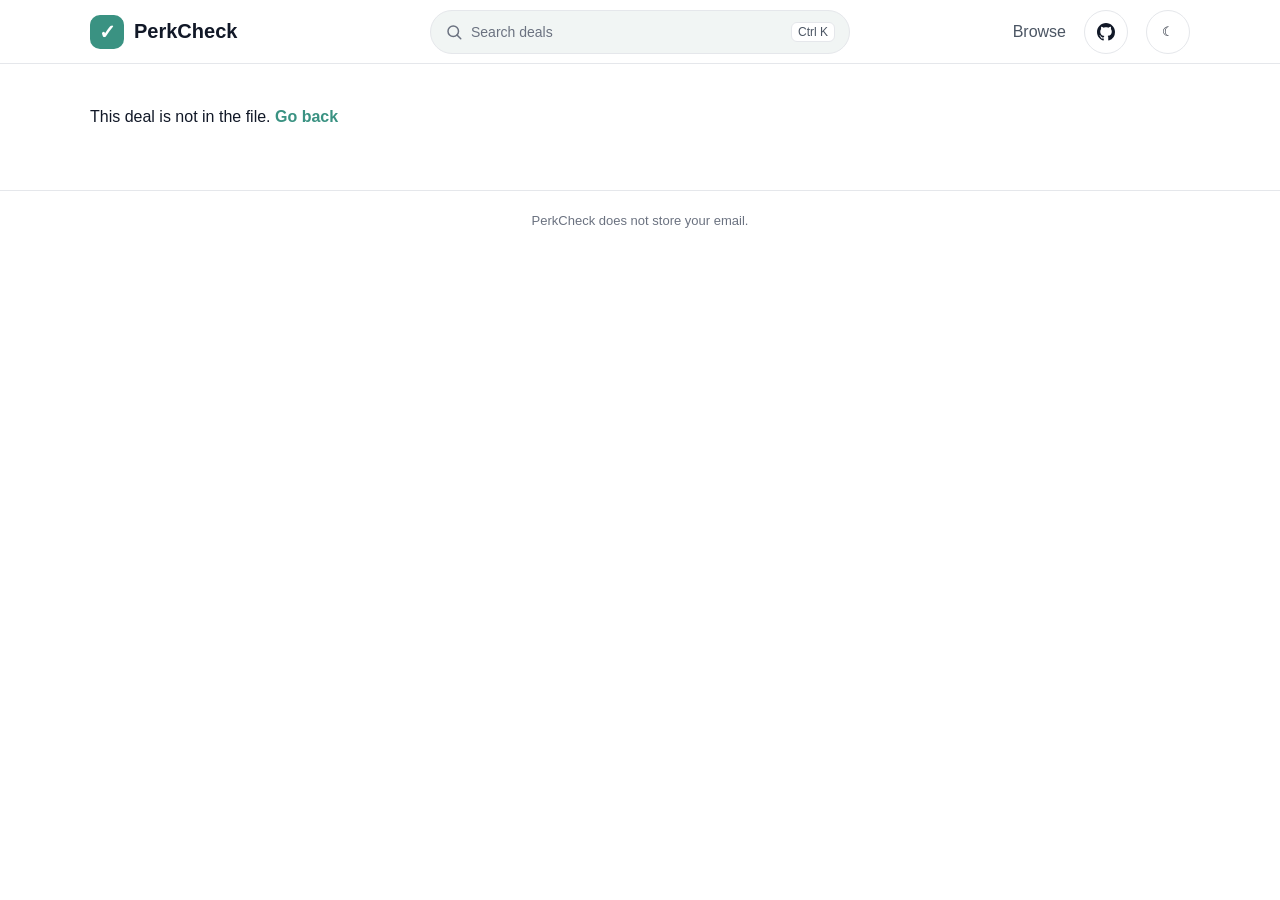
<file: docs/deal.html>
<!doctype html>
<html lang="en">
<head>
  <meta charset="utf-8">
  <meta name="viewport" content="width=device-width, initial-scale=1">
  <title>Deal · PerkCheck</title>
  <link rel="icon" href="favicon.svg" type="image/svg+xml">
  <link rel="stylesheet" href="styles.css?v=30">
</head>
<body>
  <header class="nav">
    <a class="logo" href="index.html"><i>✓</i>PerkCheck</a>
    <nav class="links">
      <a class="nav-text" href="index.html#browse">Browse</a>
      <a class="repo" href="https://github.com/AyaanRathod/verified-student-perks" aria-label="Star PerkCheck on GitHub"><svg viewBox="0 0 16 16" width="18" height="18" aria-hidden="true"><path fill="currentColor" d="M8 0C3.58 0 0 3.58 0 8c0 3.54 2.29 6.53 5.47 7.59.4.07.55-.17.55-.38 0-.19-.01-.82-.01-1.49-2.01.37-2.53-.49-2.69-.94-.09-.23-.48-.94-.82-1.13-.28-.15-.68-.52-.01-.53.63-.01 1.08.58 1.23.82.72 1.21 1.87.87 2.33.66.07-.52.28-.87.51-1.07-1.78-.2-3.64-.89-3.64-3.95 0-.87.31-1.59.82-2.15-.08-.2-.36-1.02.08-2.12 0 0 .67-.21 2.2.82.64-.18 1.32-.27 2-.27.68 0 1.36.09 2 .27 1.53-1.04 2.2-.82 2.2-.82.44 1.1.16 1.92.08 2.12.51.56.82 1.27.82 2.15 0 3.07-1.87 3.75-3.65 3.95.29.25.54.73.54 1.48 0 1.07-.01 1.93-.01 2.2 0 .21.15.46.55.38A8.013 8.013 0 0016 8c0-4.42-3.58-8-8-8z"></path></svg></a>
      <button class="mode" type="button" id="theme" aria-label="Switch color mode">☾</button>
    </nav>
  </header>
  <main class="wrap page" id="deal"></main>
  <footer>PerkCheck does not store your email.</footer>
  <script src="deals.js?v=14"></script>
  <script src="app.js?v=20"></script>
  <script>
    var params = new URLSearchParams(location.search);
    var id = params.get("id");
    var country = params.get("country");
    var deal = (window.PERKCHECK_DEALS || []).find(function (item) { return item.id === id; });
    var box = document.getElementById("deal");
    if (!deal) {
      box.innerHTML = '<p>This deal is not in the file. <a class="back" href="index.html">Go back</a></p>';
    } else {
      document.title = deal.brand + " · PerkCheck";
      var excluded = (deal.not_available_in || []).map(function (item) {
        return '<a href="' + item.source + '">Not in ' + item.country + '</a>';
      }).join(" · ");
      var issue = "https://github.com/AyaanRathod/verified-student-perks/issues/new?title=" + encodeURIComponent("Broken: " + deal.id);
      var visit = getVisit();
      var pageCountry = country || visit.country || "";
      box.innerHTML =
        '<p><a class="back" href="' + perksHref() + '">Back to perks</a></p>' +
        '<article class="deal">' +
          bannerHtml(deal) +
          '<div class="brand">' + escapeHtml(deal.brand) + "</div>" +
          "<h1>" + escapeHtml(deal.title) + "</h1>" +
          aboutHtml(deal) +
          '<div class="row">' + countryBadges(deal) + priceBadge(deal) + "</div>" +
          '<div class="row"><span class="badge chip">Checked ' + formatDate(deal.last_verified) + "</span></div>" +
          (pageCountry ? '<p class="status">' + cardStatusHtml(deal, pageCountry) + "</p>" : "") +
          "<p>" + escapeHtml(deal.email_rules || "") + "</p>" +
          (excluded ? "<p>" + excluded + "</p>" : "") +
          "<h2>How to claim</h2><ol class=\"steps\">" +
            (deal.how_to_claim || []).map(function (step) { return "<li>" + escapeHtml(step) + "</li>"; }).join("") +
          "</ol>" +
          '<p class="note">' + escapeHtml(deal.source_note || "") + "</p>" +
          '<div class="foot"><a class="btn" href="' + deal.official_url + '">Official page</a>' +
          (deal.affiliate_url ? '<a class="btn" href="' + deal.affiliate_url + '">Paid link</a><span class="paid">Paid link</span>' : "") +
          '<a href="' + issue + '">Report a broken deal</a></div>' +
        "</article>";
      paintColoredLogos(box);
    }
  </script>
</body>
</html>
</file>
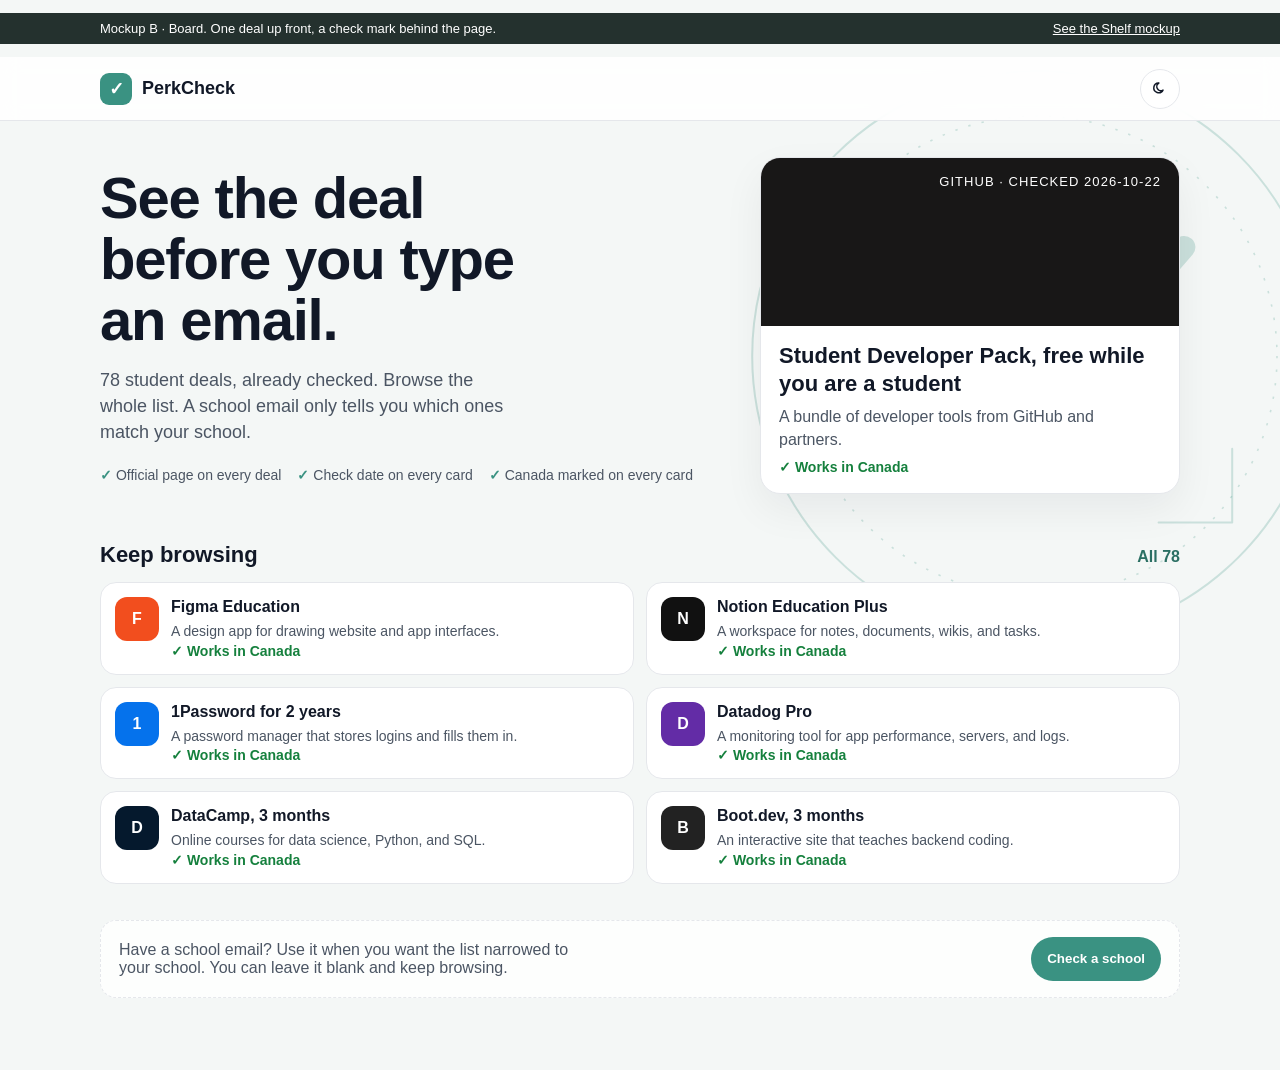
<file: mockups/board.html>
<!doctype html>
<html lang="en">
<head>
  <meta charset="utf-8">
  <meta name="viewport" content="width=device-width, initial-scale=1">
  <title>Mockup · Board</title>
  <style>
    :root {
      --bg: #f4f7f6; --text: #111827; --muted: #4b5563; --faint: #6b7280;
      --line: #e5e7eb; --card: #ffffff; --input: #f1f5f4;
      --teal: #3a9282; --teal-soft: #e6f4f1; --teal-ink: #2b6f63;
      --mark: rgba(58, 146, 130, .22);
      --page: 1080px; --gutter: 24px;
      color-scheme: light;
    }
    body.dark {
      --bg: #0b1220; --text: #f8fafc; --muted: #cbd5e1; --faint: #94a3b8;
      --line: #334155; --card: #111827; --input: #1e293b;
      --teal-soft: #134e4a; --teal-ink: #99f6e4;
      --mark: rgba(153, 246, 228, .28);
      color-scheme: dark;
    }
    * { box-sizing: border-box; }
    body { margin: 0; font-family: Inter, "Segoe UI", Helvetica, Arial, sans-serif; background: var(--bg); color: var(--text); }
    a { color: inherit; }
    button, input { font-family: inherit; }
    a:focus-visible, button:focus-visible, input:focus-visible { outline: 2px solid var(--teal); outline-offset: 2px; }
    .ground {
      position: fixed; z-index: 0; right: -6vw; top: 36px; width: min(640px, 78vw); height: auto;
      color: var(--mark); pointer-events: none;
    }
    .pick, .nav, main { position: relative; z-index: 1; }
    .pick {
      display: flex; justify-content: space-between; gap: 12px; align-items: center; flex-wrap: wrap;
      padding: 8px max(var(--gutter), calc((100% - var(--page)) / 2));
      background: #24312e; color: #fff; font-size: 13px;
    }
    body.dark .pick { background: #061018; }
    .pick a { color: #fff; }
    .nav {
      height: 64px; display: flex; align-items: center; gap: 12px;
      padding: 0 max(var(--gutter), calc((100% - var(--page)) / 2));
      background: color-mix(in srgb, var(--card) 88%, transparent);
      border-bottom: 1px solid var(--line); position: sticky; top: 0;
      backdrop-filter: blur(10px);
    }
    .logo { display: flex; align-items: center; gap: 10px; font-weight: 650; font-size: 18px; text-decoration: none; margin-right: auto; }
    .logo i {
      width: 32px; height: 32px; border-radius: 9px; background: var(--teal); color: #fff;
      display: inline-flex; align-items: center; justify-content: center; font-style: normal;
    }
    .mode { width: 40px; height: 40px; border-radius: 50%; border: 1px solid var(--line); background: var(--card); color: var(--text); cursor: pointer; display: inline-flex; align-items: center; justify-content: center; }
    .wrap { width: min(var(--page), calc(100% - 2 * var(--gutter))); margin: 0 auto; padding: 36px 0 72px; }
    .hero { display: grid; grid-template-columns: minmax(0, 1fr) minmax(280px, 420px); gap: 36px; align-items: center; }
    h1 { margin: 0; font-size: clamp(36px, 5vw, 58px); line-height: 1.05; letter-spacing: -1.2px; max-width: 14ch; }
    .sub { margin: 16px 0 0; max-width: 42ch; color: var(--muted); font-size: 18px; line-height: 1.45; }
    .proof { display: flex; flex-wrap: wrap; gap: 8px 16px; margin: 22px 0 0; padding: 0; list-style: none; color: var(--muted); font-size: 14px; }
    .proof li::before { content: "✓ "; color: var(--teal); font-weight: 700; }
    .lead {
      display: flex; flex-direction: column; background: var(--card); border: 1px solid var(--line); border-radius: 20px;
      overflow: hidden; text-decoration: none; box-shadow: 0 16px 40px rgba(17, 24, 39, .06);
    }
    body.dark .lead { box-shadow: none; }
    .swatch { height: 168px; background: #181717; color: #fff; display: flex; align-items: flex-end; padding: 16px; font-size: 13px; letter-spacing: .08em; text-transform: uppercase; }
    .lead div { padding: 16px 18px 18px; display: flex; flex-direction: column; gap: 8px; }
    .lead strong { font-size: 22px; line-height: 1.25; }
    .lead p { margin: 0; color: var(--muted); line-height: 1.45; }
    .ok { color: #15803d; font-weight: 650; font-size: 14px; }
    body.dark .ok { color: #86efac; }
    .more { margin-top: 48px; }
    .section-head { display: flex; justify-content: space-between; align-items: baseline; margin: 0 0 14px; }
    .section-head h2 { margin: 0; font-size: 22px; }
    .section-head a { color: var(--teal-ink); font-weight: 650; text-decoration: none; }
    .grid { display: grid; grid-template-columns: 1fr 1fr; gap: 12px; }
    .card {
      display: grid; grid-template-columns: 44px minmax(0, 1fr); gap: 12px; align-items: start;
      padding: 14px; background: var(--card); border: 1px solid var(--line); border-radius: 16px; text-decoration: none;
    }
    .mark { width: 44px; height: 44px; border-radius: 12px; display: flex; align-items: center; justify-content: center; color: #fff; font-weight: 700; }
    .card b { display: block; line-height: 1.3; }
    .card p { margin: 4px 0 0; color: var(--muted); font-size: 14px; line-height: 1.4; }
    .ask {
      margin-top: 36px; display: flex; justify-content: space-between; gap: 16px; align-items: center; flex-wrap: wrap;
      padding: 16px 18px; border: 1px dashed var(--line); border-radius: 16px; background: color-mix(in srgb, var(--card) 80%, transparent);
    }
    .ask p { margin: 0; max-width: 52ch; color: var(--muted); }
    .ask button {
      min-height: 44px; padding: 0 16px; border: 0; border-radius: 999px; background: var(--teal); color: #fff; font-weight: 650; cursor: pointer;
    }
    @media (max-width: 800px) {
      .ground { top: 88px; right: -28vw; width: 115vw; }
      .hero { grid-template-columns: 1fr; gap: 22px; }
      h1 { max-width: none; }
      .grid { grid-template-columns: 1fr; }
      .swatch { height: 120px; }
    }
  </style>
</head>
<body>
  <svg class="ground" viewBox="0 0 400 400" aria-hidden="true">
    <circle cx="200" cy="200" r="178" fill="none" stroke="currentColor" stroke-width="1.25"/>
    <circle cx="200" cy="200" r="150" fill="none" stroke="currentColor" stroke-width="1" stroke-dasharray="1.5 7"/>
    <path d="M118 208l58 58L292 132" fill="none" stroke="currentColor" stroke-width="14" stroke-linecap="round" stroke-linejoin="round"/>
    <path d="M78 96h46M78 96v46M322 304h-46M322 304v-46" fill="none" stroke="currentColor" stroke-width="1.25" stroke-linecap="round"/>
  </svg>
  <p class="pick"><span>Mockup B · Board. One deal up front, a check mark behind the page.</span> <a href="shelf.html">See the Shelf mockup</a></p>
  <header class="nav">
    <a class="logo" href="board.html"><i>✓</i>PerkCheck</a>
    <button class="mode" type="button" id="theme" aria-label="Switch color mode">☾</button>
  </header>
  <main class="wrap">
    <section class="hero">
      <div>
        <h1>See the deal before you type an email.</h1>
        <p class="sub">78 student deals, already checked. Browse the whole list. A school email only tells you which ones match your school.</p>
        <ul class="proof">
          <li>Official page on every deal</li>
          <li>Check date on every card</li>
          <li>Canada marked on every card</li>
        </ul>
      </div>
      <a class="lead" href="#more">
        <div class="swatch">GitHub · checked 2026-10-22</div>
        <div>
          <strong>Student Developer Pack, free while you are a student</strong>
          <p>A bundle of developer tools from GitHub and partners.</p>
          <span class="ok">✓ Works in Canada</span>
        </div>
      </a>
    </section>
    <section class="more" id="more">
      <div class="section-head"><h2>Keep browsing</h2><a href="shelf.html">All 78</a></div>
      <div class="grid">
        <a class="card" href="#more"><span class="mark" style="background:#F24E1E">F</span><span><b>Figma Education</b><p>A design app for drawing website and app interfaces.</p><span class="ok">✓ Works in Canada</span></span></a>
        <a class="card" href="#more"><span class="mark" style="background:#111">N</span><span><b>Notion Education Plus</b><p>A workspace for notes, documents, wikis, and tasks.</p><span class="ok">✓ Works in Canada</span></span></a>
        <a class="card" href="#more"><span class="mark" style="background:#0572EC">1</span><span><b>1Password for 2 years</b><p>A password manager that stores logins and fills them in.</p><span class="ok">✓ Works in Canada</span></span></a>
        <a class="card" href="#more"><span class="mark" style="background:#632CA6">D</span><span><b>Datadog Pro</b><p>A monitoring tool for app performance, servers, and logs.</p><span class="ok">✓ Works in Canada</span></span></a>
        <a class="card" href="#more"><span class="mark" style="background:#05192D">D</span><span><b>DataCamp, 3 months</b><p>Online courses for data science, Python, and SQL.</p><span class="ok">✓ Works in Canada</span></span></a>
        <a class="card" href="#more"><span class="mark" style="background:#222">B</span><span><b>Boot.dev, 3 months</b><p>An interactive site that teaches backend coding.</p><span class="ok">✓ Works in Canada</span></span></a>
      </div>
    </section>
    <section class="ask">
      <p>Have a school email? Use it when you want the list narrowed to your school. You can leave it blank and keep browsing.</p>
      <button type="button">Check a school</button>
    </section>
  </main>
  <script>
    var theme = document.getElementById("theme");
    function paint() {
      var dark = document.body.classList.contains("dark");
      theme.innerHTML = dark
        ? '<svg viewBox="0 0 24 24" width="18" height="18" aria-hidden="true"><circle cx="12" cy="12" r="4" fill="none" stroke="currentColor" stroke-width="2"/><path d="M12 3v2M12 19v2M3 12h2M19 12h2M5.6 5.6l1.4 1.4M17 17l1.4 1.4M18.4 5.6 17 7M7 17l-1.4 1.4" fill="none" stroke="currentColor" stroke-width="2" stroke-linecap="round"/></svg>'
        : '<svg viewBox="0 0 24 24" width="18" height="18" aria-hidden="true"><path d="M16 13.5A6.5 6.5 0 1 1 10.5 4 5 5 0 0 0 16 13.5Z" fill="none" stroke="currentColor" stroke-width="2" stroke-linejoin="round"/></svg>';
      theme.setAttribute("aria-label", dark ? "Switch to light mode" : "Switch to dark mode");
    }
    if (localStorage.getItem("perkcheck-mock-theme") === "dark") document.body.classList.add("dark");
    paint();
    theme.addEventListener("click", function () {
      document.body.classList.toggle("dark");
      localStorage.setItem("perkcheck-mock-theme", document.body.classList.contains("dark") ? "dark" : "light");
      paint();
    });
  </script>
</body>
</html>
</file>
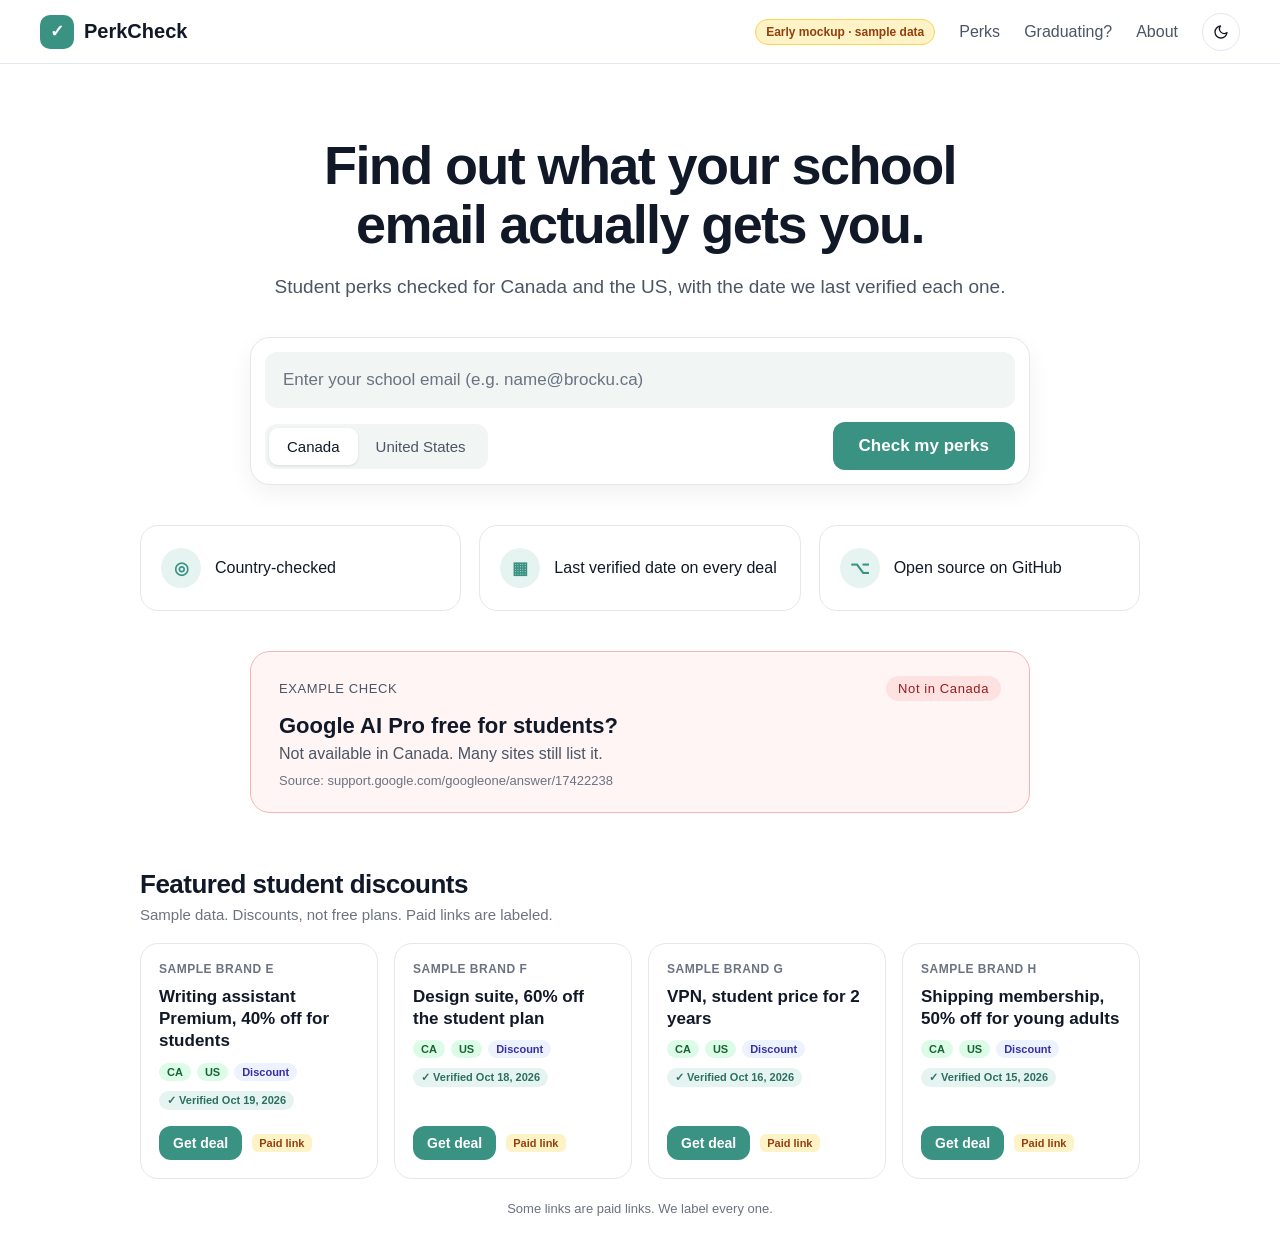
<file: mockups/home.html>
<!doctype html><html><head><meta charset="utf-8"><link rel="stylesheet" href="style.css">
<!-- SAMPLE DATA: early mockup, not real deals except the sourced Google AI Pro example -->
<style>
.hero{text-align:center;padding:72px 0 0}
h1{font-size:54px;font-weight:700;letter-spacing:-1.6px;line-height:1.1}
.sub{margin:18px auto 0;font-size:19px;color:#4B5563;width:760px;line-height:1.5}
.form{margin:36px auto 0;width:780px;background:#fff;border:1px solid #E5E7EB;border-radius:20px;padding:14px;box-shadow:0 8px 24px rgba(17,24,39,.06)}
.input{background:#F1F5F4;border-radius:12px;padding:0 18px;display:flex;align-items:center;color:#6B7280;font-size:17px;height:56px;text-align:left}
.frow{display:flex;justify-content:space-between;align-items:center;margin-top:14px}
.toggle{display:flex;background:#F1F5F4;border-radius:12px;padding:4px}
.toggle div{padding:10px 18px;font-size:15px;color:#4B5563;border-radius:9px}
.toggle .on{background:#fff;color:#111827;box-shadow:0 1px 3px rgba(0,0,0,.1)}
.form .btn{padding:14px 26px;font-size:17px}
.trust{display:flex;justify-content:center;gap:18px;margin:40px auto 0;width:1000px}
.trust div{flex:1;border:1px solid #E5E7EB;border-radius:18px;padding:22px 20px;display:flex;align-items:center;gap:14px;font-size:16px;text-align:left}
.trust b{width:40px;height:40px;border-radius:50%;background:#E6F4F1;color:#3A9282;display:inline-flex;align-items:center;justify-content:center;font-size:17px;flex:none}
.example{margin:40px auto 0;width:780px;background:#FFF5F5;border:1.5px solid #F5B5B5;border-radius:20px;padding:24px 28px;text-align:left}
.example .lbl{display:flex;justify-content:space-between;align-items:center;font-size:13px;letter-spacing:.6px;color:#4B5563}
.example h3{font-size:22px;font-weight:700;margin-top:12px}
.example p{margin-top:6px;color:#4B5563;font-size:16px}
.example small{display:block;margin-top:10px;color:#6B7280;font-size:13px}
.badge.no{font-size:13px;padding:5px 12px;font-weight:500}
.feat{width:1000px;margin:56px auto 0;text-align:left;padding-bottom:40px}
.feat h2{font-size:26px;font-weight:700;letter-spacing:-.5px}
.feat .fs{color:#6B7280;font-size:15px;margin-top:6px}
.fgrid{display:grid;grid-template-columns:repeat(4,1fr);gap:16px;margin-top:20px}
.fc{border:1px solid #E5E7EB;border-radius:18px;padding:18px;display:flex;flex-direction:column;gap:10px}
.fc .brand{font-size:12px;font-weight:600;color:#6B7280;text-transform:uppercase;letter-spacing:.5px}
.fc h3{font-size:17px;font-weight:700;line-height:1.3}
.fc .row{display:flex;gap:6px;flex-wrap:wrap}
.disc{background:#EEF2FF;color:#3730A3}
.fc .foot{margin-top:auto;padding-top:6px;display:flex;align-items:center;gap:10px}
.fc .btn{padding:9px 14px;font-size:14px}
.paid{font-size:11px;font-weight:600;color:#92400E;background:#FEF3C7;padding:3px 7px;border-radius:6px}
.foot2{text-align:center;color:#6B7280;font-size:13px;margin-top:22px}
</style></head><body>
<div class="nav"><div class="logo"><i>✓</i>PerkCheck</div><div class="links"><span class="sample">Early mockup · sample data</span><span>Perks</span><span>Graduating?</span><span>About</span><span class="mode"><svg width="16" height="16" viewBox="0 0 24 24" fill="none" stroke="#111827" stroke-width="2" stroke-linecap="round" stroke-linejoin="round"><path d="M21 12.8A9 9 0 1 1 11.2 3a7 7 0 0 0 9.8 9.8z"/></svg></span></div></div>
<div class="hero">
<h1>Find out what your school<br>email actually gets you.</h1>
<p class="sub">Student perks checked for Canada and the US, with the date we last verified each one.</p>
<div class="form"><div class="input">Enter your school email (e.g. name@brocku.ca)</div>
<div class="frow"><div class="toggle"><div class="on">Canada</div><div>United States</div></div><button class="btn">Check my perks</button></div></div>
<div class="trust"><div><b>◎</b>Country-checked</div><div><b>▦</b>Last verified date on every deal</div><div><b>⌥</b>Open source on GitHub</div></div>
<div class="example"><div class="lbl"><span>EXAMPLE CHECK</span><span class="badge no">Not in Canada</span></div>
<h3>Google AI Pro free for students?</h3><p>Not available in Canada. Many sites still list it.</p><small>Source: support.google.com/googleone/answer/17422238</small></div>
<div class="feat"><h2>Featured student discounts</h2><p class="fs">Sample data. Discounts, not free plans. Paid links are labeled.</p>
<div class="fgrid">
<div class="fc"><div class="brand">Sample brand E</div><h3>Writing assistant Premium, 40% off for students</h3><div class="row"><span class="badge ok">CA</span><span class="badge ok">US</span><span class="badge disc">Discount</span></div><div class="row"><span class="badge chip">✓ Verified Oct 19, 2026</span></div><div class="foot"><button class="btn">Get deal</button><span class="paid">Paid link</span></div></div>
<div class="fc"><div class="brand">Sample brand F</div><h3>Design suite, 60% off the student plan</h3><div class="row"><span class="badge ok">CA</span><span class="badge ok">US</span><span class="badge disc">Discount</span></div><div class="row"><span class="badge chip">✓ Verified Oct 18, 2026</span></div><div class="foot"><button class="btn">Get deal</button><span class="paid">Paid link</span></div></div>
<div class="fc"><div class="brand">Sample brand G</div><h3>VPN, student price for 2 years</h3><div class="row"><span class="badge ok">CA</span><span class="badge ok">US</span><span class="badge disc">Discount</span></div><div class="row"><span class="badge chip">✓ Verified Oct 16, 2026</span></div><div class="foot"><button class="btn">Get deal</button><span class="paid">Paid link</span></div></div>
<div class="fc"><div class="brand">Sample brand H</div><h3>Shipping membership, 50% off for young adults</h3><div class="row"><span class="badge ok">CA</span><span class="badge ok">US</span><span class="badge disc">Discount</span></div><div class="row"><span class="badge chip">✓ Verified Oct 15, 2026</span></div><div class="foot"><button class="btn">Get deal</button><span class="paid">Paid link</span></div></div>
</div><p class="foot2">Some links are paid links. We label every one.</p></div>
</div></body></html>
</file>
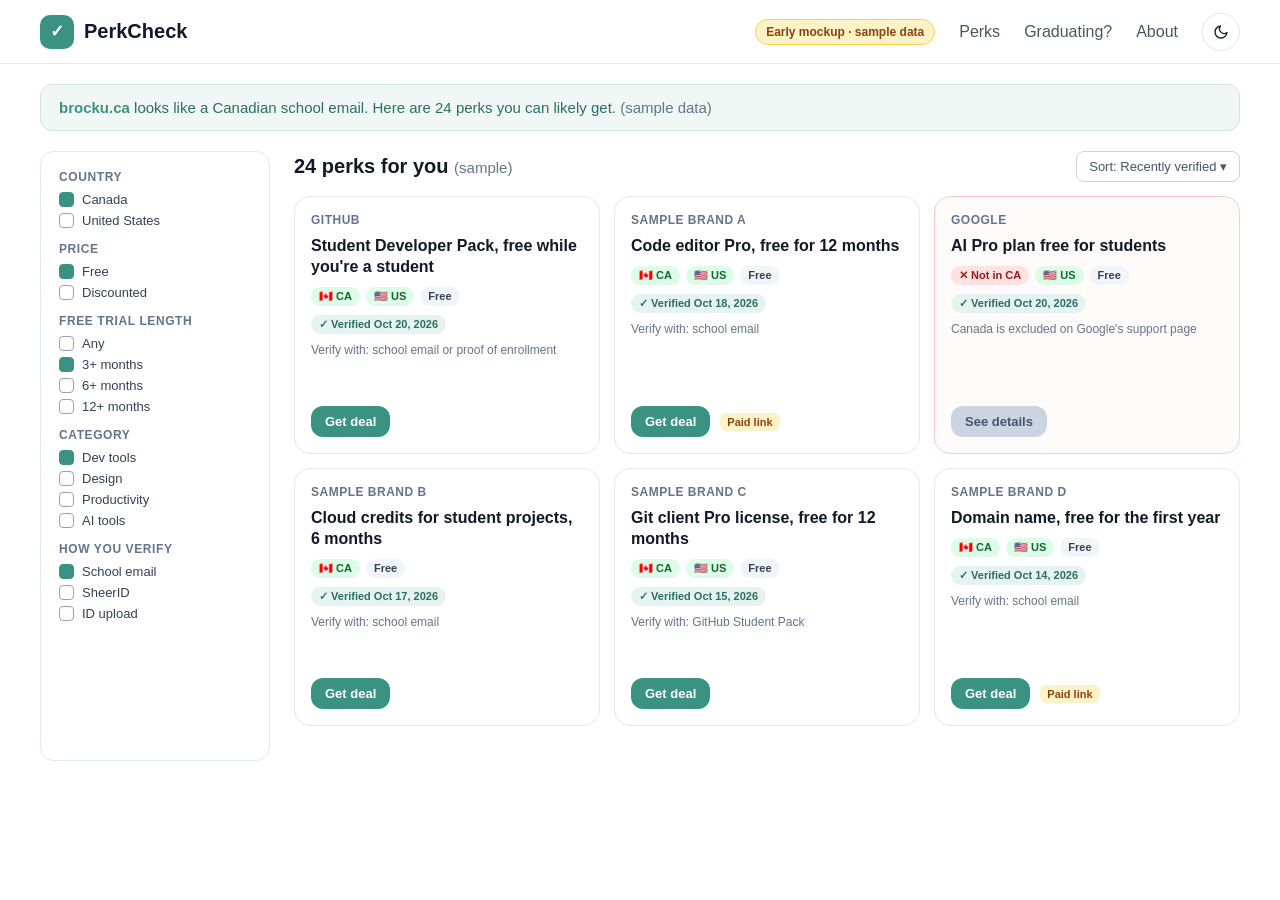
<file: mockups/results.html>
<!doctype html><html><head><meta charset="utf-8"><link rel="stylesheet" href="style.css">
<style>
.wrap{display:flex;gap:24px;padding:20px 40px}
.banner{margin:20px 40px 0;background:#F0F7F5;border:1px solid #CFE6E0;border-radius:12px;padding:14px 18px;font-size:15px;color:#2B6F63}
.banner b{color:#3A9282}
aside{width:230px;flex:none;background:#fff;border:1px solid #E2E8F0;border-radius:14px;padding:18px;font-size:13px;height:610px}
aside h4{font-size:12px;text-transform:uppercase;letter-spacing:.6px;color:#64748B;margin:14px 0 8px}
aside h4:first-child{margin-top:0}
.opt{display:flex;align-items:center;gap:8px;margin:6px 0;color:#334155}
.opt i{width:15px;height:15px;border:1.5px solid #94A3B8;border-radius:4px;display:inline-block}
.opt i.c{background:#3A9282;border-color:#3A9282}
main{flex:1}
.top{display:flex;justify-content:space-between;align-items:center;margin-bottom:14px}
.top h2{font-size:20px;font-weight:700}
.sort{font-size:13px;color:#475569;border:1px solid #CBD5E1;border-radius:8px;padding:7px 12px;background:#fff}
.grid{display:grid;grid-template-columns:repeat(3,1fr);gap:14px}
.card{background:#fff;border:1px solid #E5E7EB;border-radius:16px;padding:16px;display:flex;flex-direction:column;gap:9px;height:258px}
.card .brand{font-size:12px;font-weight:700;color:#64748B;text-transform:uppercase;letter-spacing:.5px}
.card h3{font-size:16px;font-weight:700;line-height:1.3}
.row{display:flex;flex-wrap:wrap;gap:6px}
.meta{font-size:12px;color:#64748B}
.foot{margin-top:auto;display:flex;align-items:center;gap:10px}
.foot .btn{padding:8px 14px;font-size:13px}
.paid{font-size:11px;font-weight:600;color:#92400E;background:#FEF3C7;padding:3px 7px;border-radius:6px}
.card.out{border-color:#FECACA;background:#FFFBFB}
.card.out .btn{background:#CBD5E1;color:#475569}
</style></head><body>
<div class="nav"><div class="logo"><i>✓</i>PerkCheck</div><div class="links"><span class="sample">Early mockup · sample data</span><span>Perks</span><span>Graduating?</span><span>About</span><span class="mode"><svg width="16" height="16" viewBox="0 0 24 24" fill="none" stroke="#111827" stroke-width="2" stroke-linecap="round" stroke-linejoin="round"><path d="M21 12.8A9 9 0 1 1 11.2 3a7 7 0 0 0 9.8 9.8z"/></svg></span></div></div>

<div class="banner"><b>brocku.ca</b> looks like a Canadian school email. Here are 24 perks you can likely get. <span style="color:#64748B">(sample data)</span></div>
<div class="wrap">
<aside>
<h4>Country</h4><div class="opt"><i class="c"></i>Canada</div><div class="opt"><i></i>United States</div>
<h4>Price</h4><div class="opt"><i class="c"></i>Free</div><div class="opt"><i></i>Discounted</div>
<h4>Free trial length</h4><div class="opt"><i></i>Any</div><div class="opt"><i class="c"></i>3+ months</div><div class="opt"><i></i>6+ months</div><div class="opt"><i></i>12+ months</div>
<h4>Category</h4><div class="opt"><i class="c"></i>Dev tools</div><div class="opt"><i></i>Design</div><div class="opt"><i></i>Productivity</div><div class="opt"><i></i>AI tools</div>
<h4>How you verify</h4><div class="opt"><i class="c"></i>School email</div><div class="opt"><i></i>SheerID</div><div class="opt"><i></i>ID upload</div>
</aside>
<main>
<div class="top"><h2>24 perks for you <span style="font-weight:400;color:#64748B;font-size:15px">(sample)</span></h2><div class="sort">Sort: Recently verified ▾</div></div>
<div class="grid">
<div class="card"><div class="brand">GitHub</div><h3>Student Developer Pack, free while you're a student</h3><div class="row"><span class="badge ok">🇨🇦 CA</span><span class="badge ok">🇺🇸 US</span><span class="badge tag">Free</span></div><div class="row"><span class="badge chip">✓ Verified Oct 20, 2026</span></div><div class="meta">Verify with: school email or proof of enrollment</div><div class="foot"><button class="btn">Get deal</button></div></div>
<div class="card"><div class="brand">Sample brand A</div><h3>Code editor Pro, free for 12 months</h3><div class="row"><span class="badge ok">🇨🇦 CA</span><span class="badge ok">🇺🇸 US</span><span class="badge tag">Free</span></div><div class="row"><span class="badge chip">✓ Verified Oct 18, 2026</span></div><div class="meta">Verify with: school email</div><div class="foot"><button class="btn">Get deal</button><span class="paid">Paid link</span></div></div>
<div class="card out"><div class="brand">Google</div><h3>AI Pro plan free for students</h3><div class="row"><span class="badge no">✕ Not in CA</span><span class="badge ok">🇺🇸 US</span><span class="badge tag">Free</span></div><div class="row"><span class="badge chip">✓ Verified Oct 20, 2026</span></div><div class="meta">Canada is excluded on Google's support page</div><div class="foot"><button class="btn">See details</button></div></div>
<div class="card"><div class="brand">Sample brand B</div><h3>Cloud credits for student projects, 6 months</h3><div class="row"><span class="badge ok">🇨🇦 CA</span><span class="badge tag">Free</span></div><div class="row"><span class="badge chip">✓ Verified Oct 17, 2026</span></div><div class="meta">Verify with: school email</div><div class="foot"><button class="btn">Get deal</button></div></div>
<div class="card"><div class="brand">Sample brand C</div><h3>Git client Pro license, free for 12 months</h3><div class="row"><span class="badge ok">🇨🇦 CA</span><span class="badge ok">🇺🇸 US</span><span class="badge tag">Free</span></div><div class="row"><span class="badge chip">✓ Verified Oct 15, 2026</span></div><div class="meta">Verify with: GitHub Student Pack</div><div class="foot"><button class="btn">Get deal</button></div></div>
<div class="card"><div class="brand">Sample brand D</div><h3>Domain name, free for the first year</h3><div class="row"><span class="badge ok">🇨🇦 CA</span><span class="badge ok">🇺🇸 US</span><span class="badge tag">Free</span></div><div class="row"><span class="badge chip">✓ Verified Oct 14, 2026</span></div><div class="meta">Verify with: school email</div><div class="foot"><button class="btn">Get deal</button><span class="paid">Paid link</span></div></div>
</div></main></div></body></html>
</file>
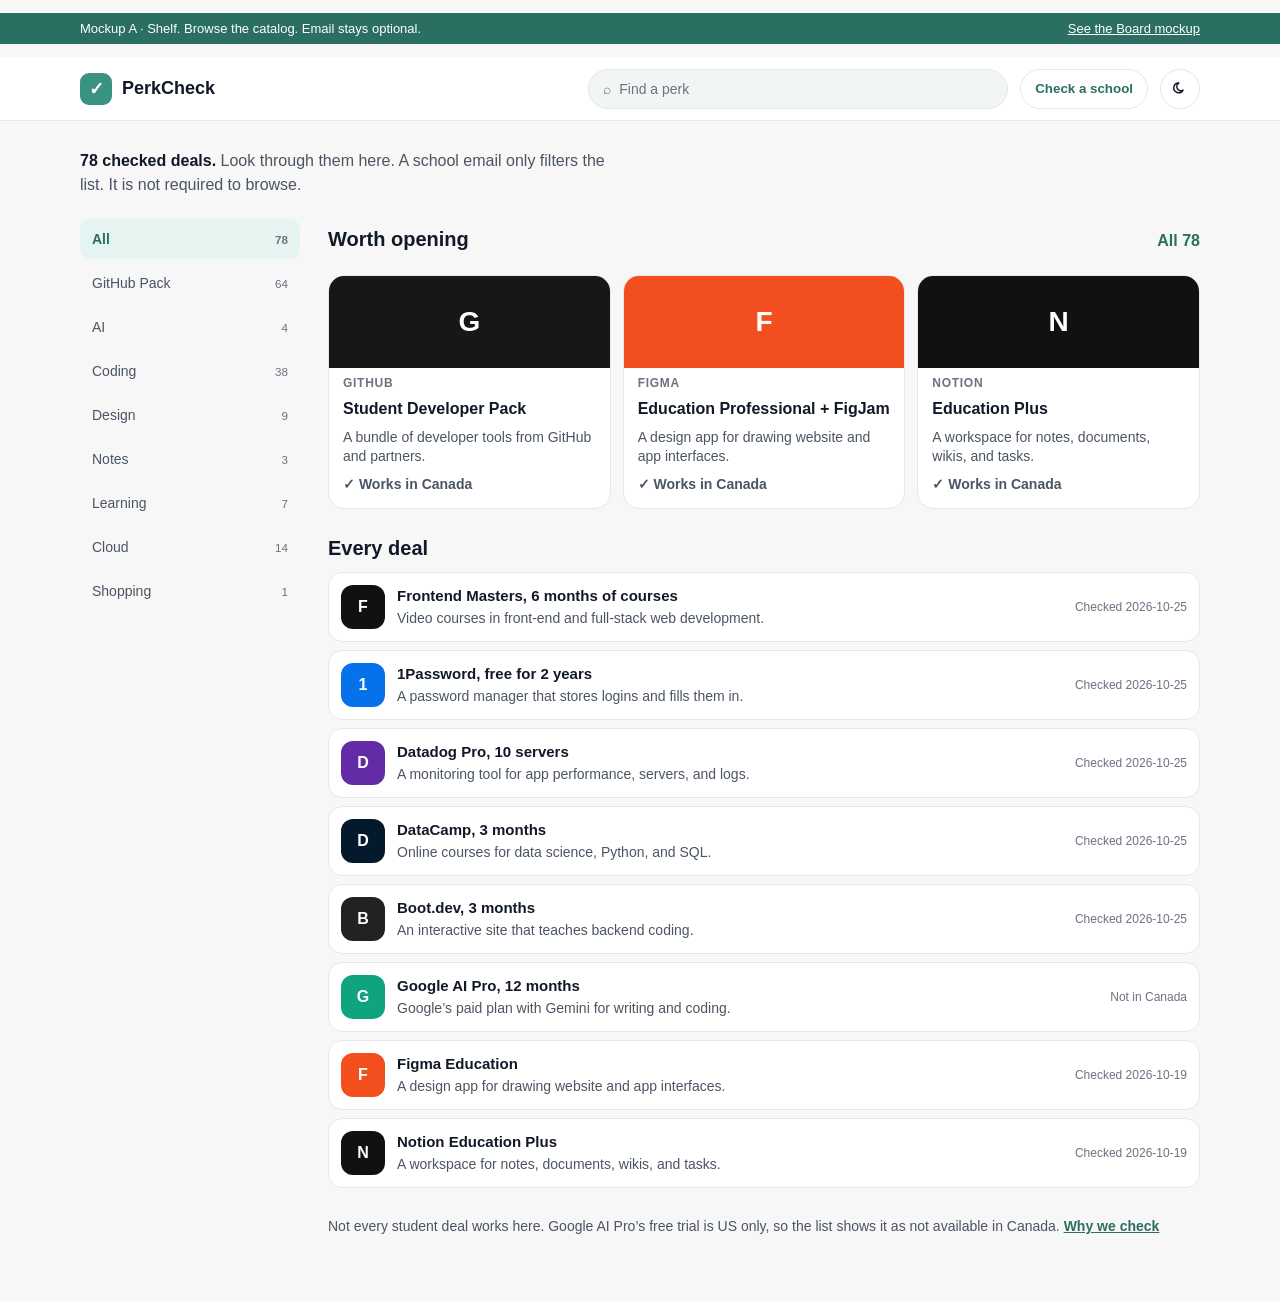
<file: mockups/shelf.html>
<!doctype html>
<html lang="en">
<head>
  <meta charset="utf-8">
  <meta name="viewport" content="width=device-width, initial-scale=1">
  <title>Mockup · Shelf</title>
  <style>
    :root {
      --bg: #f6f7f6; --text: #111827; --muted: #4b5563; --faint: #6b7280;
      --line: #e5e7eb; --card: #ffffff; --input: #f1f5f4;
      --teal: #3a9282; --teal-soft: #e6f4f1; --teal-ink: #2b6f63;
      --page: 1120px; --gutter: 24px;
      color-scheme: light;
    }
    body.dark {
      --bg: #0b1220; --text: #f8fafc; --muted: #cbd5e1; --faint: #94a3b8;
      --line: #334155; --card: #111827; --input: #1e293b;
      --teal-soft: #134e4a; --teal-ink: #99f6e4;
      color-scheme: dark;
    }
    * { box-sizing: border-box; }
    body { margin: 0; font-family: Inter, "Segoe UI", Helvetica, Arial, sans-serif; background: var(--bg); color: var(--text); }
    a { color: inherit; }
    button, input { font-family: inherit; }
    a:focus-visible, button:focus-visible, input:focus-visible { outline: 2px solid var(--teal); outline-offset: 2px; }
    .pick {
      display: flex; justify-content: space-between; gap: 12px; align-items: center; flex-wrap: wrap;
      padding: 8px max(var(--gutter), calc((100% - var(--page)) / 2));
      background: var(--teal-ink); color: #fff; font-size: 13px;
    }
    .pick a { color: #fff; }
    .nav {
      height: 64px; display: flex; align-items: center; gap: 12px;
      padding: 0 max(var(--gutter), calc((100% - var(--page)) / 2));
      background: var(--card); border-bottom: 1px solid var(--line); position: sticky; top: 0; z-index: 2;
    }
    .logo { display: flex; align-items: center; gap: 10px; font-weight: 650; font-size: 18px; text-decoration: none; }
    .logo i {
      width: 32px; height: 32px; border-radius: 9px; background: var(--teal); color: #fff;
      display: inline-flex; align-items: center; justify-content: center; font-style: normal;
    }
    .find {
      flex: 1; max-width: 420px; height: 40px; margin-left: auto; border: 1px solid var(--line); border-radius: 999px;
      background: var(--input); color: var(--faint); display: flex; align-items: center; gap: 8px; padding: 0 14px; font-size: 14px;
    }
    .school, .mode {
      min-height: 40px; border-radius: 999px; border: 1px solid var(--line); background: var(--card); color: var(--text); cursor: pointer;
    }
    .school { padding: 0 14px; font-weight: 650; color: var(--teal-ink); }
    .mode { width: 40px; height: 40px; display: inline-flex; align-items: center; justify-content: center; }
    .wrap { width: min(var(--page), calc(100% - 2 * var(--gutter))); margin: 0 auto; padding: 28px 0 64px; }
    .lede { margin: 0 0 22px; max-width: 62ch; color: var(--muted); font-size: 16px; line-height: 1.5; }
    .lede strong { color: var(--text); font-weight: 650; }
    .layout { display: grid; grid-template-columns: 220px minmax(0, 1fr); gap: 28px; align-items: start; }
    .rail { position: sticky; top: 84px; display: flex; flex-direction: column; gap: 4px; scrollbar-width: none; }
    .rail::-webkit-scrollbar { display: none; }
    .rail button, .rail a {
      display: flex; justify-content: space-between; gap: 8px; align-items: center;
      min-height: 40px; padding: 0 12px; border: 0; border-radius: 10px; background: transparent;
      color: var(--muted); text-align: left; cursor: pointer; text-decoration: none; font-size: 14px;
    }
    .rail button[aria-pressed="true"] { background: var(--teal-soft); color: var(--teal-ink); font-weight: 650; }
    .rail small, .count { color: var(--faint); font-variant-numeric: tabular-nums; }
    h1 { font-size: 15px; letter-spacing: .04em; text-transform: uppercase; color: var(--faint); font-weight: 650; margin: 0 0 12px; }
    .section-head { display: flex; justify-content: space-between; align-items: baseline; gap: 12px; margin: 0 0 12px; }
    .section-head h2 { margin: 0; font-size: 20px; }
    .section-head a { color: var(--teal-ink); font-weight: 650; text-decoration: none; min-height: 44px; display: inline-flex; align-items: center; }
    .featured { display: grid; grid-template-columns: repeat(3, 1fr); gap: 12px; margin-bottom: 28px; }
    .banner {
      display: flex; flex-direction: column; gap: 8px; min-height: 100%; padding: 0 0 14px;
      background: var(--card); border: 1px solid var(--line); border-radius: 16px; text-decoration: none; overflow: hidden;
    }
    .banner .swatch { height: 92px; display: flex; align-items: center; justify-content: center; color: #fff; font-weight: 700; font-size: 28px; }
    .banner strong, .banner em, .banner span { margin: 0 14px; }
    .banner strong { font-size: 12px; letter-spacing: .06em; text-transform: uppercase; color: var(--faint); font-style: normal; }
    .banner em { font-style: normal; font-weight: 650; line-height: 1.35; }
    .banner span { color: var(--muted); font-size: 14px; line-height: 1.4; }
    .ok { color: #15803d; font-size: 13px; font-weight: 650; }
    body.dark .ok { color: #86efac; }
    .rows { display: flex; flex-direction: column; gap: 8px; }
    .row {
      display: grid; grid-template-columns: 44px minmax(0, 1fr) auto; gap: 12px; align-items: center;
      padding: 12px; background: var(--card); border: 1px solid var(--line); border-radius: 14px; text-decoration: none;
    }
    .mark { width: 44px; height: 44px; border-radius: 12px; display: flex; align-items: center; justify-content: center; color: #fff; font-weight: 700; }
    .row b { display: block; font-size: 15px; line-height: 1.35; }
    .row p { margin: 3px 0 0; color: var(--muted); font-size: 14px; line-height: 1.4; }
    .meta { color: var(--faint); font-size: 12px; text-align: right; white-space: nowrap; }
    .honest { margin: 28px 0 0; color: var(--muted); font-size: 14px; line-height: 1.5; }
    .honest a { color: var(--teal-ink); font-weight: 650; }
    @media (max-width: 800px) {
      .find-label { position: absolute; width: 1px; height: 1px; overflow: hidden; clip: rect(0 0 0 0); }
      .find { flex: none; width: 40px; margin-left: auto; padding: 0; justify-content: center; }
      .school { padding: 0 10px; }
      .layout { grid-template-columns: 1fr; }
      .rail { position: static; flex-direction: row; overflow-x: auto; gap: 8px; }
      .rail button, .rail a { flex: none; background: var(--card); border: 1px solid var(--line); }
      .featured { grid-template-columns: 1fr; }
      .meta { display: none; }
    }
  </style>
</head>
<body>
  <p class="pick"><span>Mockup A · Shelf. Browse the catalog. Email stays optional.</span> <a href="board.html">See the Board mockup</a></p>
  <header class="nav">
    <a class="logo" href="shelf.html"><i>✓</i>PerkCheck</a>
    <div class="find" role="search"><span aria-hidden="true">⌕</span> <span class="find-label">Find a perk</span></div>
    <button class="school" type="button">Check a school</button>
    <button class="mode" type="button" id="theme" aria-label="Switch color mode">☾</button>
  </header>
  <main class="wrap">
    <p class="lede"><strong>78 checked deals.</strong> Look through them here. A school email only filters the list. It is not required to browse.</p>
    <div class="layout">
      <nav class="rail" aria-label="Categories">
        <button type="button" data-cat="all" aria-pressed="true">All <small>78</small></button>
        <button type="button" data-cat="github-pack">GitHub Pack <small>64</small></button>
        <button type="button" data-cat="ai">AI <small>4</small></button>
        <button type="button" data-cat="coding">Coding <small>38</small></button>
        <button type="button" data-cat="design">Design <small>9</small></button>
        <button type="button" data-cat="notes">Notes <small>3</small></button>
        <button type="button" data-cat="learning">Learning <small>7</small></button>
        <button type="button" data-cat="cloud">Cloud <small>14</small></button>
        <button type="button" data-cat="shopping">Shopping <small>1</small></button>
      </nav>
      <div>
        <div class="section-head"><h2>Worth opening</h2><a href="#list">All 78</a></div>
        <div class="featured">
          <a class="banner" href="#list">
            <div class="swatch" style="background:#181717">G</div>
            <strong>GitHub</strong>
            <em>Student Developer Pack</em>
            <span>A bundle of developer tools from GitHub and partners.</span>
            <span class="ok">✓ Works in Canada</span>
          </a>
          <a class="banner" href="#list">
            <div class="swatch" style="background:#F24E1E">F</div>
            <strong>Figma</strong>
            <em>Education Professional + FigJam</em>
            <span>A design app for drawing website and app interfaces.</span>
            <span class="ok">✓ Works in Canada</span>
          </a>
          <a class="banner" href="#list">
            <div class="swatch" style="background:#111111">N</div>
            <strong>Notion</strong>
            <em>Education Plus</em>
            <span>A workspace for notes, documents, wikis, and tasks.</span>
            <span class="ok">✓ Works in Canada</span>
          </a>
        </div>
        <div class="section-head" id="list"><h2>Every deal</h2></div>
        <div class="rows" id="rows">
          <a class="row" data-cat="learning" href="#list"><span class="mark" style="background:#111">F</span><span><b>Frontend Masters, 6 months of courses</b><p>Video courses in front-end and full-stack web development.</p></span><span class="meta">Checked 2026-10-25</span></a>
          <a class="row" data-cat="coding" href="#list"><span class="mark" style="background:#0572EC">1</span><span><b>1Password, free for 2 years</b><p>A password manager that stores logins and fills them in.</p></span><span class="meta">Checked 2026-10-25</span></a>
          <a class="row" data-cat="cloud" href="#list"><span class="mark" style="background:#632CA6">D</span><span><b>Datadog Pro, 10 servers</b><p>A monitoring tool for app performance, servers, and logs.</p></span><span class="meta">Checked 2026-10-25</span></a>
          <a class="row" data-cat="learning" href="#list"><span class="mark" style="background:#05192D">D</span><span><b>DataCamp, 3 months</b><p>Online courses for data science, Python, and SQL.</p></span><span class="meta">Checked 2026-10-25</span></a>
          <a class="row" data-cat="learning" href="#list"><span class="mark" style="background:#222">B</span><span><b>Boot.dev, 3 months</b><p>An interactive site that teaches backend coding.</p></span><span class="meta">Checked 2026-10-25</span></a>
          <a class="row" data-cat="ai" href="#list"><span class="mark" style="background:#10a37f">G</span><span><b>Google AI Pro, 12 months</b><p>Google’s paid plan with Gemini for writing and coding.</p></span><span class="meta">Not in Canada</span></a>
          <a class="row" data-cat="design" href="#list"><span class="mark" style="background:#F24E1E">F</span><span><b>Figma Education</b><p>A design app for drawing website and app interfaces.</p></span><span class="meta">Checked 2026-10-19</span></a>
          <a class="row" data-cat="notes" href="#list"><span class="mark" style="background:#111">N</span><span><b>Notion Education Plus</b><p>A workspace for notes, documents, wikis, and tasks.</p></span><span class="meta">Checked 2026-10-19</span></a>
        </div>
        <p class="honest">Not every student deal works here. Google AI Pro’s free trial is US only, so the list shows it as not available in Canada. <a href="board.html">Why we check</a></p>
      </div>
    </div>
  </main>
  <script>
    var theme = document.getElementById("theme");
    function paint() {
      var dark = document.body.classList.contains("dark");
      theme.innerHTML = dark
        ? '<svg viewBox="0 0 24 24" width="18" height="18" aria-hidden="true"><circle cx="12" cy="12" r="4" fill="none" stroke="currentColor" stroke-width="2"/><path d="M12 3v2M12 19v2M3 12h2M19 12h2M5.6 5.6l1.4 1.4M17 17l1.4 1.4M18.4 5.6 17 7M7 17l-1.4 1.4" fill="none" stroke="currentColor" stroke-width="2" stroke-linecap="round"/></svg>'
        : '<svg viewBox="0 0 24 24" width="18" height="18" aria-hidden="true"><path d="M16 13.5A6.5 6.5 0 1 1 10.5 4 5 5 0 0 0 16 13.5Z" fill="none" stroke="currentColor" stroke-width="2" stroke-linejoin="round"/></svg>';
      theme.setAttribute("aria-label", dark ? "Switch to light mode" : "Switch to dark mode");
    }
    if (localStorage.getItem("perkcheck-mock-theme") === "dark") document.body.classList.add("dark");
    paint();
    theme.addEventListener("click", function () {
      document.body.classList.toggle("dark");
      localStorage.setItem("perkcheck-mock-theme", document.body.classList.contains("dark") ? "dark" : "light");
      paint();
    });
    document.querySelector(".rail").addEventListener("click", function (event) {
      var button = event.target.closest("[data-cat]");
      if (!button) return;
      var cat = button.getAttribute("data-cat");
      document.querySelectorAll(".rail button").forEach(function (node) {
        node.setAttribute("aria-pressed", node === button ? "true" : "false");
      });
      document.querySelectorAll("#rows .row").forEach(function (row) {
        row.hidden = cat !== "all" && row.getAttribute("data-cat") !== cat;
      });
    });
  </script>
</body>
</html>
</file>
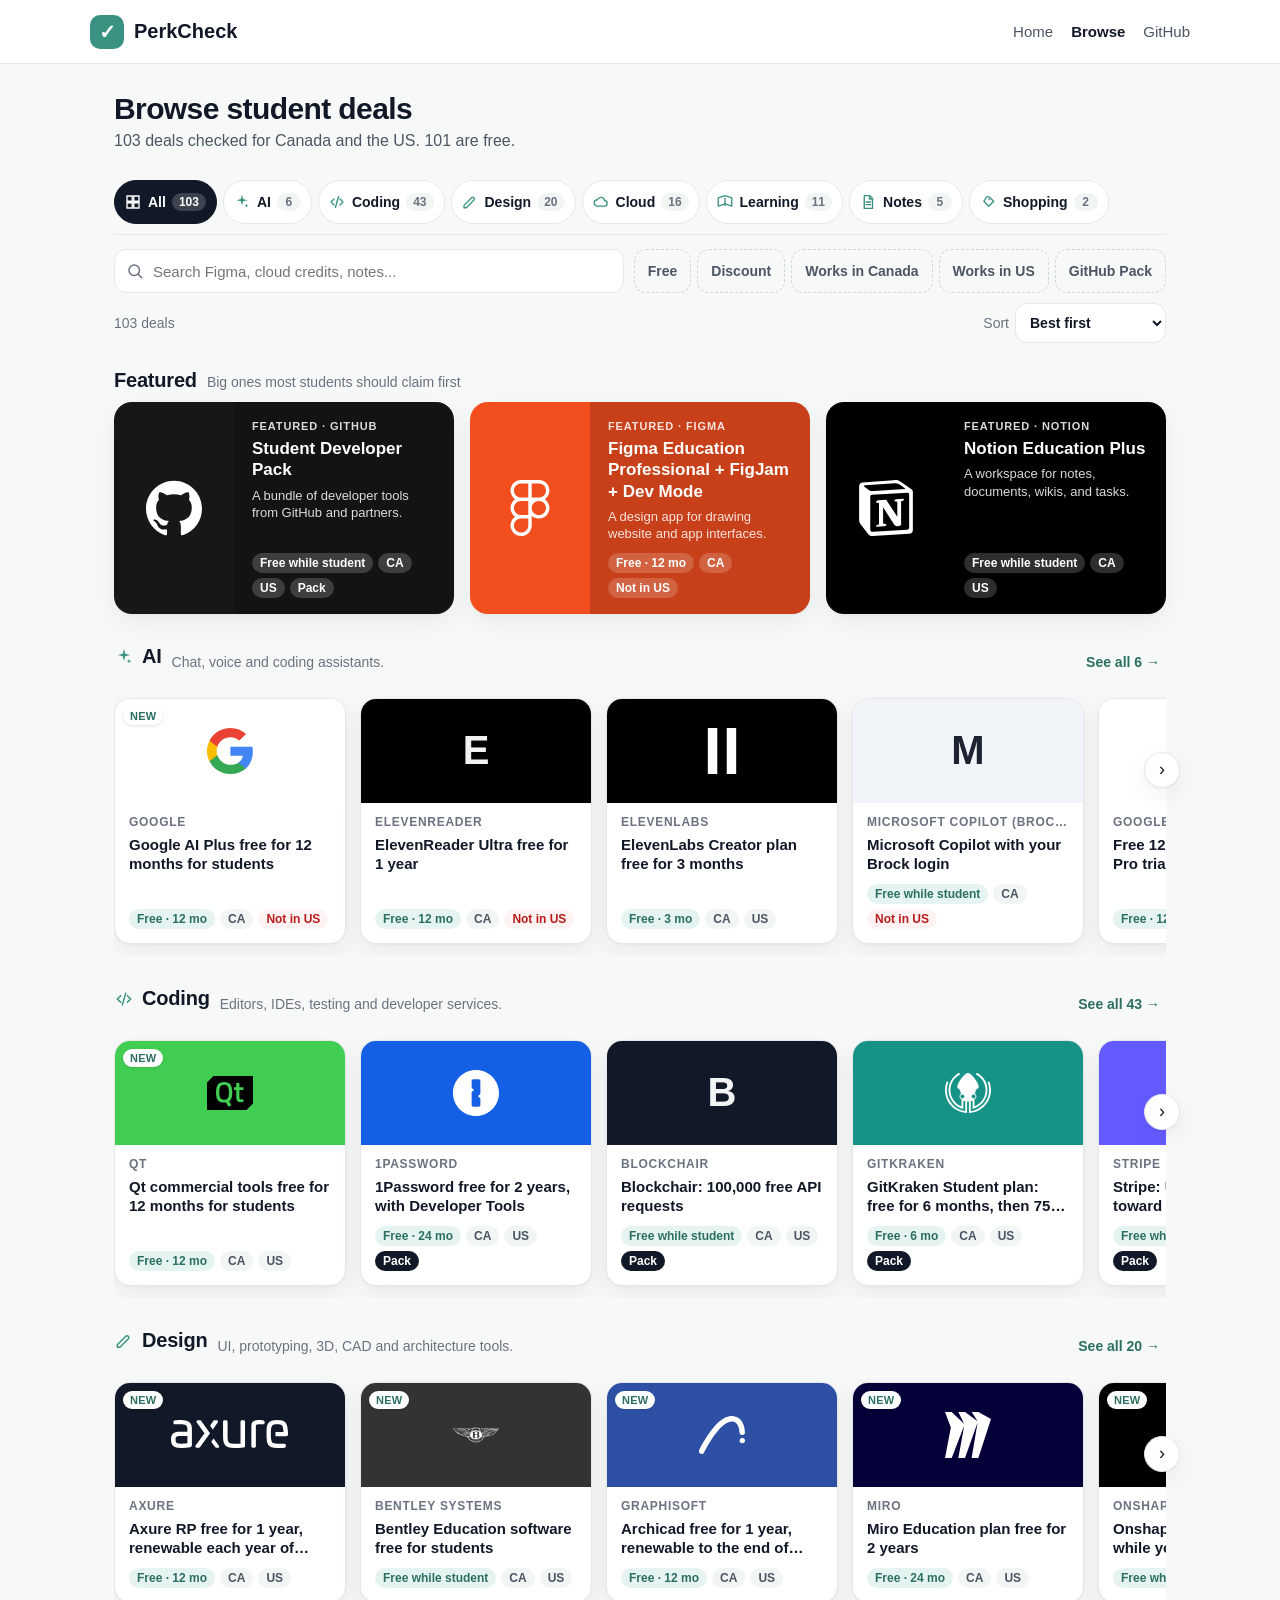
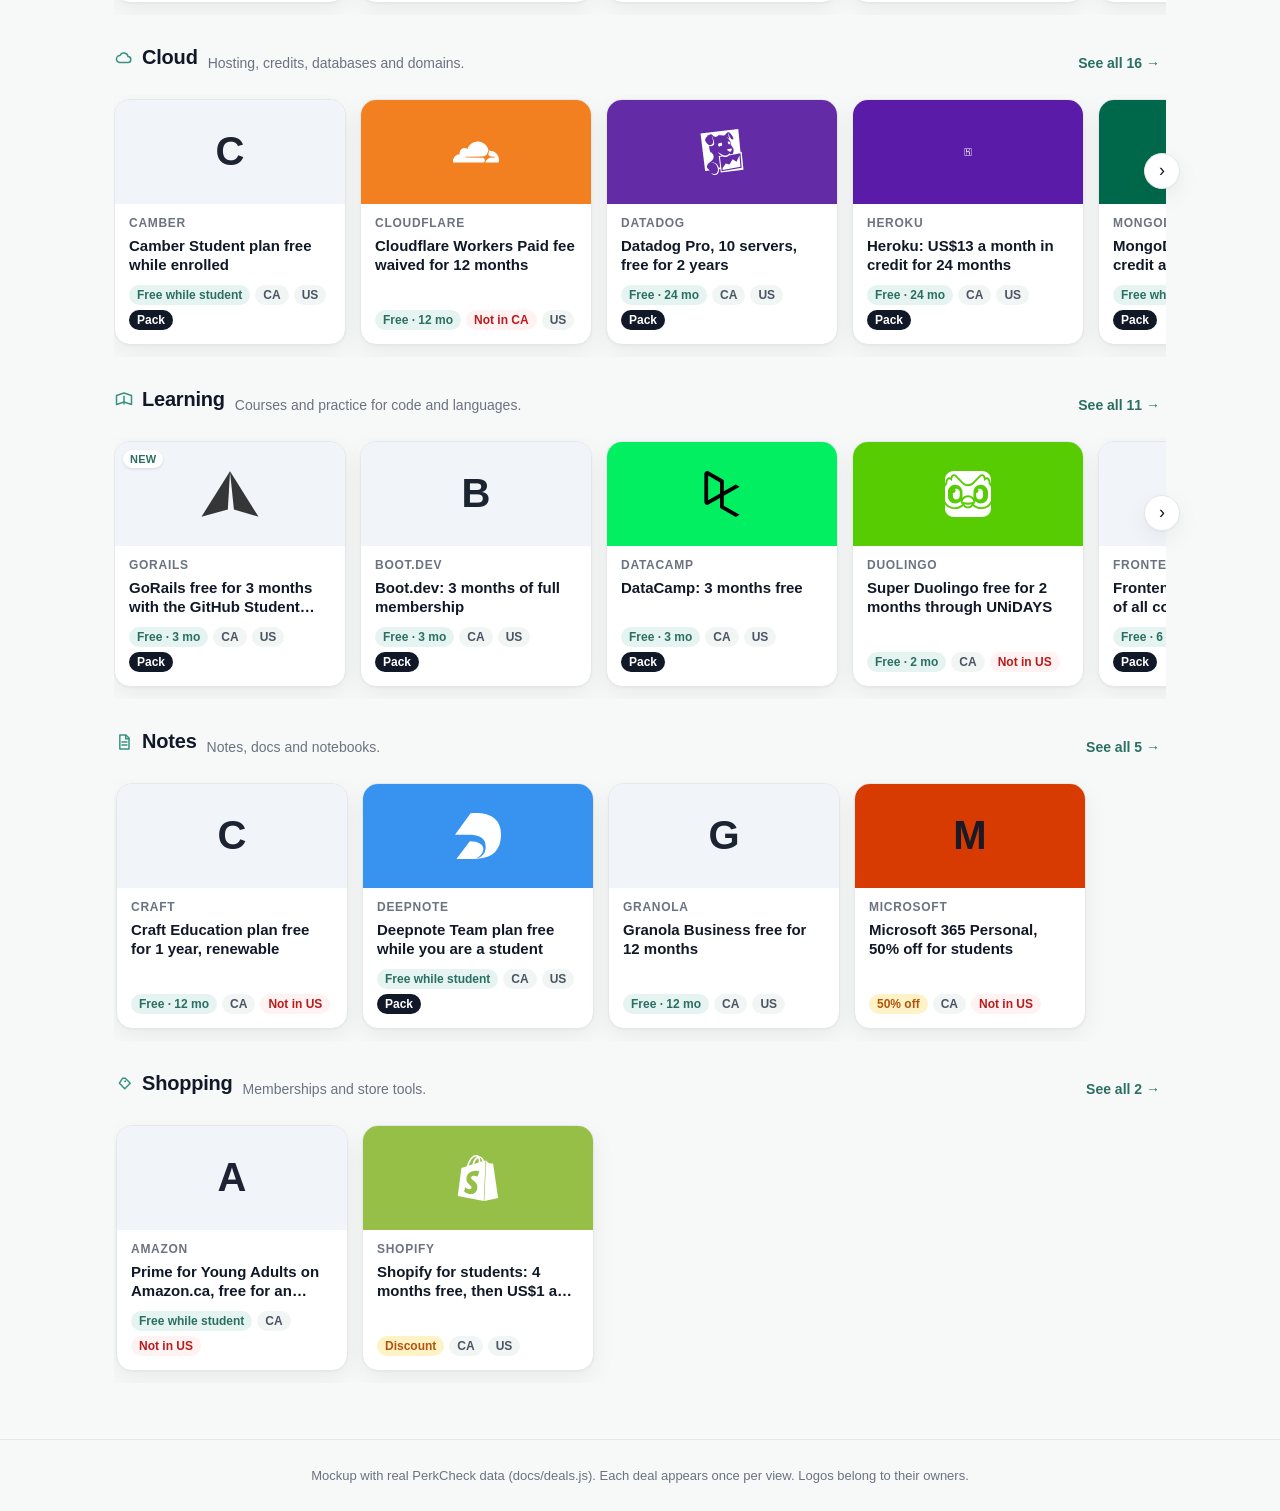
<file: mockups/browse-1110/browse-mockup.html>
<!doctype html>
<html lang="en">
<head>
<meta charset="utf-8">
<meta name="viewport" content="width=device-width, initial-scale=1">
<title>PerkCheck browse mockup</title>
<!--
  Browse mockup for PerkCheck. Uses a copy of docs/deals.js (103 real deals) and docs/logos.
  Open it straight from disk or serve the folder. Try: ?cat=design , ?filter=us,pack , ?sort=newest , ?q=figma
  This file is a reference for the look and the behaviour. Logo colouring is simplified here
  (CSS filter); the real site keeps its own logo code in app.js.
-->
<style>
:root{
  --bg:#f7f9f8;--text:#111827;--muted:#4b5563;--faint:#6b7280;--line:#e5e7eb;--card:#fff;--input:#f1f5f4;
  --teal:#3a9282;--teal-soft:#e6f4f1;--teal-ink:#2b6f63;--amber:#b45309;--amber-soft:#fef3c7;
  --shadow:0 1px 2px rgba(17,24,39,.04),0 8px 24px rgba(17,24,39,.06);--page:1100px;--gutter:24px;
}
*{box-sizing:border-box}
html{scroll-padding-top:150px}
body{margin:0;font-family:Inter,"Segoe UI",Helvetica,Arial,sans-serif;background:var(--bg);color:var(--text);overflow-x:clip}
button,input,select{font:inherit;color:inherit}
a{color:inherit}
:focus-visible{outline:2px solid var(--teal);outline-offset:2px}
.visually-hidden{position:absolute;width:1px;height:1px;overflow:hidden;clip:rect(0 0 0 0);white-space:nowrap}

.nav{height:64px;display:flex;align-items:center;justify-content:space-between;gap:12px;
  padding:0 max(var(--gutter),calc((100% - var(--page))/2));background:#fff;border-bottom:1px solid var(--line);position:sticky;top:0;z-index:5}
.logo{display:flex;align-items:center;gap:10px;font-weight:650;font-size:20px;text-decoration:none}
.logo i{width:34px;height:34px;border-radius:10px;background:var(--teal);display:inline-flex;align-items:center;justify-content:center;color:#fff;font-style:normal}
.nav-links{display:flex;gap:18px;font-size:15px;color:var(--muted)}
.nav-links a{text-decoration:none}.nav-links a[aria-current]{color:var(--text);font-weight:600}

.wrap{max-width:var(--page);margin:0 auto;padding:0 var(--gutter)}
.browse-head{padding:28px 0 6px}
.browse-head h1{font-size:30px;letter-spacing:-.02em;margin:0 0 6px}
.browse-head p{margin:0;color:var(--muted)}

/* sticky category bar */
.catbar{position:sticky;top:64px;z-index:4;background:rgba(247,249,248,.92);backdrop-filter:saturate(1.4) blur(8px);
  border-bottom:1px solid var(--line);margin:14px 0 0;padding:10px 0}
.chips{display:flex;gap:6px;overflow-x:auto;scrollbar-width:none;scroll-snap-type:x proximity}
.chips::-webkit-scrollbar{display:none}
.cat{flex:none;scroll-snap-align:start;display:inline-flex;align-items:center;gap:6px;min-height:44px;padding:0 10px 0 9px;border-radius:999px;
  border:1px solid var(--line);background:#fff;cursor:pointer;font-weight:600;font-size:14px;white-space:nowrap;transition:background .15s,border-color .15s}
.cat:hover{border-color:#b9d9d2}
.cat svg{width:18px;height:18px;color:var(--teal)}
.cat .n{font-size:12px;font-weight:650;color:var(--faint);background:var(--input);border-radius:999px;padding:2px 7px;min-width:24px;text-align:center}
.cat[aria-pressed="true"]{background:var(--text);border-color:var(--text);color:#fff}
.cat[aria-pressed="true"] svg{color:#fff}
.cat[aria-pressed="true"] .n{background:rgba(255,255,255,.18);color:#fff}
.cat.zero{opacity:.45}

/* tools row */
.tools{display:flex;gap:10px;align-items:center;flex-wrap:wrap;padding:14px 0 4px}
.search{flex:1 1 260px;position:relative}
.search svg{position:absolute;left:12px;top:50%;transform:translateY(-50%);width:18px;height:18px;color:var(--faint)}
.search input{width:100%;height:44px;border-radius:12px;border:1px solid var(--line);background:#fff;padding:0 12px 0 38px;font-size:15px}
.fchips{display:flex;gap:6px;overflow-x:auto;scrollbar-width:none}
.fchips::-webkit-scrollbar{display:none}
.fchip{flex:none;min-height:44px;padding:0 13px;border-radius:12px;border:1px dashed #cfd8d5;background:transparent;cursor:pointer;font-size:14px;font-weight:550;color:var(--muted);white-space:nowrap}
.fchip[aria-pressed="true"]{border-style:solid;border-color:var(--teal);background:var(--teal-soft);color:var(--teal-ink)}
.fchip[aria-pressed="true"]::before{content:"✓ ";font-weight:700}
.sort{display:flex;align-items:center;gap:6px;font-size:14px;color:var(--faint)}
.sort select{height:40px;border-radius:12px;border:1px solid var(--line);background:#fff;padding:0 10px;font-weight:600;color:var(--text)}
.status{display:flex;justify-content:space-between;align-items:center;gap:12px;margin:6px 0 0;color:var(--faint);font-size:14px;min-height:28px}
.count-wrap{display:flex;align-items:center;gap:12px}
.clear{border:0;background:none;color:var(--teal-ink);font-weight:600;cursor:pointer;padding:6px 0;min-height:44px}

/* category header */
.cat-head{display:flex;gap:16px;align-items:center;margin:18px 0 6px;padding:20px;border-radius:18px;background:linear-gradient(120deg,#e6f4f1,#f4faf8 60%,#fff);border:1px solid #d5ebe5}
.cat-head .ico{width:52px;height:52px;border-radius:14px;background:#fff;display:flex;align-items:center;justify-content:center;color:var(--teal);box-shadow:var(--shadow);flex:none}
.cat-head .ico svg{width:26px;height:26px}
.cat-head h2{margin:0;font-size:24px;letter-spacing:-.01em}
.cat-head p{margin:4px 0 0;color:var(--muted)}
.cat-head .facts{margin-left:auto;display:flex;gap:8px;flex-wrap:wrap;justify-content:flex-end}
.fact{background:#fff;border:1px solid #d5ebe5;border-radius:10px;padding:6px 10px;font-size:13px;color:var(--teal-ink);font-weight:600;white-space:nowrap}

/* shelves */
.shelf{margin:26px 0 8px}
.shelf-head{display:flex;align-items:baseline;gap:10px;margin-bottom:10px}
.shelf-head h2{margin:0;font-size:20px;letter-spacing:-.01em;display:flex;align-items:center;gap:8px}
.shelf-head h2 svg{width:20px;height:20px;color:var(--teal)}
.shelf-head .blurb{color:var(--faint);font-size:14px}
.shelf-head .see{margin-left:auto;border:0;background:none;color:var(--teal-ink);font-weight:650;cursor:pointer;font-size:14px;min-height:44px;white-space:nowrap}
.row-wrap{position:relative}
.row{display:grid;grid-auto-flow:column;grid-auto-columns:232px;gap:14px;overflow-x:auto;scroll-snap-type:x mandatory;padding:4px 2px 12px;scrollbar-width:none}
.row::-webkit-scrollbar{display:none}
.row>*{scroll-snap-align:start}
.arrow{position:absolute;top:58px;width:36px;height:36px;border-radius:50%;border:1px solid var(--line);background:#fff;box-shadow:var(--shadow);cursor:pointer;display:flex;align-items:center;justify-content:center;font-size:18px}
.arrow.prev{left:-14px}.arrow.next{right:-14px}
.arrow[hidden]{display:none}

/* deal card */
.deal{display:flex;flex-direction:column;background:var(--card);border:1px solid var(--line);border-radius:16px;overflow:hidden;text-decoration:none;box-shadow:var(--shadow);transition:transform .15s,box-shadow .15s;min-width:0}
.deal:hover{transform:translateY(-2px);box-shadow:0 2px 4px rgba(17,24,39,.05),0 14px 30px rgba(17,24,39,.10)}
.banner{height:104px;display:flex;align-items:center;justify-content:center;position:relative}
.banner img{max-height:46px;max-width:62%;object-fit:contain}
.banner .letter{font-size:40px;font-weight:750;color:#fff;opacity:.95}
.banner .letter.dark{color:#111827}
.new{position:absolute;top:8px;left:8px;background:#fff;color:var(--teal-ink);font-size:11px;font-weight:700;padding:3px 7px;border-radius:999px;letter-spacing:.02em;box-shadow:0 1px 3px rgba(0,0,0,.12)}
.body{padding:12px 14px 14px;display:flex;flex-direction:column;gap:6px;flex:1}
.brand{font-size:12px;font-weight:700;text-transform:uppercase;letter-spacing:.06em;color:var(--faint);white-space:nowrap;overflow:hidden;text-overflow:ellipsis}
.title{font-weight:650;font-size:15px;line-height:1.3;display:-webkit-box;-webkit-line-clamp:2;-webkit-box-orient:vertical;overflow:hidden;min-height:39px}
.foot{display:flex;flex-wrap:wrap;gap:5px;margin-top:auto;padding-top:4px}
.pill{font-size:12px;font-weight:650;padding:3px 8px;border-radius:999px;background:var(--input);color:var(--muted);white-space:nowrap}
.pill.free{background:var(--teal-soft);color:var(--teal-ink)}
.pill.disc{background:var(--amber-soft);color:var(--amber)}
.pill.no{background:#fef2f2;color:#b91c1c}
.pill.pack{background:#111827;color:#fff}

/* featured */
.featured{display:grid;grid-template-columns:repeat(3,1fr);gap:16px}
.feat{display:grid;grid-template-columns:120px 1fr;border-radius:18px;overflow:hidden;text-decoration:none;color:#fff;min-height:150px;box-shadow:var(--shadow);transition:transform .15s}
.feat:hover{transform:translateY(-2px)}
.feat .fl{display:flex;align-items:center;justify-content:center}
.feat .fl img{max-width:64px;max-height:56px}
.feat .fr{padding:18px 18px 16px;display:flex;flex-direction:column;gap:6px;background:rgba(0,0,0,.18)}
.feat .k{font-size:11px;font-weight:700;letter-spacing:.08em;text-transform:uppercase;opacity:.85}
.feat .t{font-weight:700;font-size:17px;line-height:1.25}
.feat .a{font-size:13px;opacity:.85;line-height:1.35}
.feat .foot .pill{background:rgba(255,255,255,.18);color:#fff}

/* grid view */
.grid{display:grid;grid-template-columns:repeat(4,1fr);gap:14px;margin-top:14px}
.grid .about{font-size:13px;color:var(--muted);line-height:1.4;display:-webkit-box;-webkit-line-clamp:2;-webkit-box-orient:vertical;overflow:hidden}
.empty{text-align:center;padding:48px 20px;border:1px dashed #cfd8d5;border-radius:18px;margin-top:18px;background:#fff}
.empty h3{margin:0 0 6px}.empty p{margin:0 0 14px;color:var(--muted)}
.empty button{min-height:44px;padding:0 16px;border-radius:12px;border:0;background:var(--teal);color:#fff;font-weight:650;cursor:pointer}
footer{margin:56px 0 0;padding:28px var(--gutter);border-top:1px solid var(--line);color:var(--faint);font-size:13px;text-align:center}

@media (max-width:1000px){.grid{grid-template-columns:repeat(3,1fr)}.featured{grid-template-columns:1fr 1fr}}
@media (max-width:700px){
  :root{--gutter:16px}
  html{scroll-padding-top:130px}
  .nav-links{display:none}
  .browse-head{padding:20px 0 0}.browse-head h1{font-size:24px}
  .tools{padding-top:12px}
  .search{flex-basis:100%}
  .fchips{flex:1 1 auto;margin-right:calc(-1*var(--gutter));padding-right:var(--gutter)}
  .catbar{margin:12px calc(-1*var(--gutter)) 0;padding:8px 0}
  .chips{padding:0 var(--gutter);scroll-padding:0 var(--gutter)}
  .cat-head{padding:16px;gap:12px}.cat-head .facts{margin-left:0;justify-content:flex-start;width:100%}
  .cat-head{flex-wrap:wrap}
  .featured{display:grid;grid-auto-flow:column;grid-template-columns:none;grid-auto-columns:86%;overflow-x:auto;scroll-snap-type:x mandatory;scroll-padding:0 var(--gutter);scrollbar-width:none;margin:0 calc(-1*var(--gutter));padding:4px var(--gutter) 10px}
  .featured::-webkit-scrollbar{display:none}
  .feat{grid-template-columns:88px 1fr}.feat .fl img{max-width:48px}
  .featured>*{scroll-snap-align:start}
  .row{grid-auto-columns:68%;margin:0 calc(-1*var(--gutter));padding:4px var(--gutter) 12px;scroll-padding:0 var(--gutter)}
  .arrow{display:none}
  .shelf-head .blurb{display:none}
  .grid{grid-template-columns:1fr;gap:10px}
  .grid .deal{flex-direction:row;align-items:stretch}
  .grid .banner{width:84px;height:auto;min-height:96px;flex:none}
  .grid .banner img{max-width:60%;max-height:34px}
  .grid .banner .letter{font-size:28px}
  .grid .new{top:6px;left:6px;font-size:10px;padding:2px 5px}
  .grid .body{padding:10px 12px}
  .grid .about{display:none}
}
@media (prefers-reduced-motion:reduce){*{transition:none!important;scroll-behavior:auto!important}}
</style>
</head>
<body>
<header class="nav">
  <a class="logo" href="#"><i>✓</i>PerkCheck</a>
  <nav class="nav-links" aria-label="Main"><a href="#">Home</a><a href="#browse" aria-current="page">Browse</a><a href="#">GitHub</a></nav>
</header>

<main class="wrap" id="browse">
  <div class="browse-head">
    <h1>Browse student deals</h1>
    <p id="head-line"></p>
  </div>

  <div class="catbar"><div class="chips" id="cats" role="toolbar" aria-label="Categories"></div></div>

  <div class="tools">
    <label class="search"><span class="visually-hidden">Search deals</span>
      <svg viewBox="0 0 24 24" aria-hidden="true"><circle cx="11" cy="11" r="7" fill="none" stroke="currentColor" stroke-width="2"/><path d="M16 16l5 5" stroke="currentColor" stroke-width="2" stroke-linecap="round"/></svg>
      <input id="q" type="search" placeholder="Search Figma, cloud credits, notes..." autocomplete="off">
    </label>
    <div class="fchips" id="filters" role="group" aria-label="Filters"></div>
  </div>
  <div class="status"><span class="count-wrap"><span id="count" aria-live="polite"></span><button class="clear" id="clear" type="button" hidden>Clear all</button></span><label class="sort">Sort
      <select id="sort">
        <option value="best">Best first</option>
        <option value="newest">Newest checked</option>
        <option value="longest">Longest free</option>
        <option value="az">A to Z</option>
      </select>
    </label></div>

  <div id="view"></div>
</main>
<footer>Mockup with real PerkCheck data (docs/deals.js). Each deal appears once per view. Logos belong to their owners.</footer>

<script src="deals.js"></script>
<script>
(function(){
var CATS=[
 {key:"ai",label:"AI",line:"Chat, voice and coding assistants."},
 {key:"coding",label:"Coding",line:"Editors, IDEs, testing and developer services."},
 {key:"design",label:"Design",line:"UI, prototyping, 3D, CAD and architecture tools."},
 {key:"cloud",label:"Cloud",line:"Hosting, credits, databases and domains."},
 {key:"learning",label:"Learning",line:"Courses and practice for code and languages."},
 {key:"notes",label:"Notes",line:"Notes, docs and notebooks."},
 {key:"shopping",label:"Shopping",line:"Memberships and store tools."}
];
var ICON={
 all:'<path fill="none" stroke="currentColor" stroke-width="1.8" d="M4 4h7v7H4zM13 4h7v7h-7zM4 13h7v7H4zM13 13h7v7h-7z"/>',
 ai:'<path fill="currentColor" d="M12 2.2 13.5 8 19.3 9.5 13.5 11 12 16.8 10.5 11 4.7 9.5 10.5 8Z"/><path fill="currentColor" d="M18 14.2 18.7 16.3 20.8 17 18.7 17.7 18 19.8 17.3 17.7 15.2 17 17.3 16.3Z"/>',
 coding:'<path fill="none" stroke="currentColor" stroke-width="1.8" stroke-linecap="round" stroke-linejoin="round" d="M8 8 4 12l4 4M16 8l4 4-4 4M14 5l-4 14"/>',
 design:'<path fill="none" stroke="currentColor" stroke-width="1.8" stroke-linejoin="round" d="M4 16.5 14.2 6.3a2.2 2.2 0 0 1 3.1 3.1L7.1 19.6H4Z"/>',
 notes:'<path fill="none" stroke="currentColor" stroke-width="1.8" stroke-linejoin="round" d="M7 3.5h7.2L18 7.3V20.5H7Z"/><path fill="none" stroke="currentColor" stroke-width="1.8" stroke-linecap="round" d="M14 3.8V8h4.2M9.5 12h6M9.5 15.5h6"/>',
 learning:'<path fill="none" stroke="currentColor" stroke-width="1.8" stroke-linejoin="round" d="M3 6.5 12 3.5l9 3v11l-9-3-9 3Z"/><path fill="none" stroke="currentColor" stroke-width="1.8" d="M12 6.8v10.6"/>',
 cloud:'<path fill="none" stroke="currentColor" stroke-width="1.8" stroke-linejoin="round" d="M7.2 17.5h9.2a3.6 3.6 0 0 0 .4-7.2 5 5 0 0 0-9.6-1.3A3.2 3.2 0 0 0 7.2 17.5Z"/>',
 shopping:'<path fill="none" stroke="currentColor" stroke-width="1.8" stroke-linejoin="round" d="M10.2 5.2h3.4L19.5 11l-6.6 6.6L6.5 11Z"/><circle cx="13.4" cy="8.6" r="1.15" fill="currentColor"/>'
};
var FILTERS=[
 {key:"free",label:"Free"},{key:"discount",label:"Discount"},
 {key:"ca",label:"Works in Canada"},{key:"us",label:"Works in US"},{key:"pack",label:"GitHub Pack"}
];
function svg(k){return '<svg viewBox="0 0 24 24" aria-hidden="true">'+(ICON[k]||"")+'</svg>'}
function esc(s){return String(s==null?"":s).replace(/&/g,"&amp;").replace(/</g,"&lt;").replace(/>/g,"&gt;").replace(/"/g,"&quot;")}

var ALL=(window.PERKCHECK_DEALS||[]).filter(function(d){return d.status==="active"});
function home(d){return d.category==="github-pack"?"coding":d.category}
function inPack(d){return d.github_pack===true||d.category==="github-pack"}
function worksIn(d,c){
  var listed=(d.countries||[]).indexOf(c)!==-1||(d.countries||[]).indexOf("GLOBAL")!==-1||d.countries_scope==="global";
  var out=(d.not_available_in||[]).some(function(x){return x.country===c});
  if(c==="CA"&&d.ca_school_email==="rejected")out=true;
  return listed&&!out;
}
var newest=ALL.reduce(function(m,d){return d.last_verified>m?d.last_verified:m},"");
var cut=new Date(newest+"T00:00:00");cut.setDate(cut.getDate()-6);var cutIso=cut.toISOString().slice(0,10);
function isNew(d){return d.last_verified>=cutIso}
function freeRank(d){if(d.price_type!=="free")return -1;return d.free_months==null?999:d.free_months}

var state=read();
function read(){
  var p=new URLSearchParams(location.search);
  var cat=p.get("cat")||"all";if(cat!=="all"&&!CATS.some(function(c){return c.key===cat}))cat="all";
  var f=(p.get("filter")||"").split(",").filter(function(k){return FILTERS.some(function(x){return x.key===k})});
  var sort=p.get("sort")||"best";if(["best","newest","longest","az"].indexOf(sort)===-1)sort="best";
  return {cat:cat,filters:f,sort:sort,q:p.get("q")||""};
}
function write(push){
  var p=new URLSearchParams();
  if(state.cat!=="all")p.set("cat",state.cat);
  if(state.filters.length)p.set("filter",state.filters.join(","));
  if(state.sort!=="best")p.set("sort",state.sort);
  if(state.q)p.set("q",state.q);
  var url=location.pathname+(p.toString()?"?"+p.toString():"")+"#browse";
  history[push?"pushState":"replaceState"](null,"",url);
}
function passes(d){
  var f=state.filters;
  if(f.indexOf("free")!==-1&&f.indexOf("discount")===-1&&d.price_type!=="free")return false;
  if(f.indexOf("discount")!==-1&&f.indexOf("free")===-1&&d.price_type!=="discount")return false;
  if(f.indexOf("ca")!==-1&&!worksIn(d,"CA"))return false;
  if(f.indexOf("us")!==-1&&!worksIn(d,"US"))return false;
  if(f.indexOf("pack")!==-1&&!inPack(d))return false;
  if(state.q){
    var hay=[d.brand,d.title,d.about,(CATS.filter(function(c){return c.key===home(d)})[0]||{}).label].join(" ").toLowerCase();
    var words=state.q.toLowerCase().split(/\s+/).filter(Boolean);
    if(!words.every(function(w){return hay.indexOf(w)!==-1}))return false;
  }
  return true;
}
function sorted(list){
  var by={
    best:function(a,b){return (a.price_type==="free"?0:1)-(b.price_type==="free"?0:1)||(a.featured?a.featured_rank||9:99)-(b.featured?b.featured_rank||9:99)||(b.last_verified>a.last_verified?1:b.last_verified<a.last_verified?-1:0)||a.brand.localeCompare(b.brand)},
    newest:function(a,b){return (b.last_verified>a.last_verified?1:b.last_verified<a.last_verified?-1:0)||a.brand.localeCompare(b.brand)},
    longest:function(a,b){return freeRank(b)-freeRank(a)||a.brand.localeCompare(b.brand)},
    az:function(a,b){return a.brand.localeCompare(b.brand)||a.title.localeCompare(b.title)}
  }[state.sort];
  return list.slice().sort(by);
}
function priceText(d){
  if(d.price_type==="discount"){var t=d.discount||"Discount";return t.length<=12?t:"Discount"}
  if(d.free_months)return "Free · "+d.free_months+" mo";
  return "Free while student";
}
function logo(d,big){
  var bg=d.banner_color||"#F1F5F9";
  var f=d.logo_color==="#FFFFFF"?"brightness(0) invert(1)":d.logo_color==="#000000"?"brightness(0)":d.logo_color?"brightness(0) opacity(.78)":"none";
  if(d.logo)return '<img src="logos/'+esc(d.logo)+'" alt="" loading="lazy" style="filter:'+f+'">';
  var light=/^#(f|e|d)/i.test(bg);
  return '<span class="letter'+(light?" dark":"")+'">'+esc(d.brand.charAt(0))+'</span>';
}
function pills(d){
  var h='<span class="pill '+(d.price_type==="free"?"free":"disc")+'">'+esc(priceText(d))+'</span>';
  h+=worksIn(d,"CA")?'<span class="pill">CA</span>':'<span class="pill no">Not in CA</span>';
  h+=worksIn(d,"US")?'<span class="pill">US</span>':'<span class="pill no">Not in US</span>';
  if(inPack(d))h+='<span class="pill pack">Pack</span>';
  return h;
}
function card(d,withAbout){
  return '<a class="deal" href="deal.html?id='+encodeURIComponent(d.id)+'">'+
    '<div class="banner" style="background:'+esc(d.banner_color||"#F1F5F9")+'">'+logo(d)+(isNew(d)?'<span class="new">NEW</span>':"")+'</div>'+
    '<div class="body"><span class="brand">'+esc(d.brand)+'</span><span class="title">'+esc(d.title)+'</span>'+
    (withAbout&&d.about?'<span class="about">'+esc(d.about)+'</span>':"")+
    '<div class="foot">'+pills(d)+'</div></div></a>';
}
function featCard(d){
  return '<a class="feat" href="deal.html?id='+encodeURIComponent(d.id)+'" style="background:'+esc(d.banner_color||"#334155")+'">'+
   '<div class="fl">'+logo(d,true)+'</div><div class="fr"><span class="k">Featured · '+esc(d.brand)+'</span><span class="t">'+esc(d.title.split(",")[0])+'</span><span class="a">'+esc(d.about||"")+'</span><div class="foot">'+pills(d)+'</div></div></a>';
}

var catsEl=document.getElementById("cats"),filtersEl=document.getElementById("filters"),view=document.getElementById("view");
var qEl=document.getElementById("q"),sortEl=document.getElementById("sort"),countEl=document.getElementById("count"),clearEl=document.getElementById("clear");

function draw(){
  var pool=ALL.filter(passes);
  // category chips with live counts
  var chips=[{key:"all",label:"All"}].concat(CATS);
  catsEl.innerHTML=chips.map(function(c){
    var n=c.key==="all"?pool.length:pool.filter(function(d){return home(d)===c.key}).length;
    return '<button type="button" class="cat'+(n||state.cat===c.key?"":" zero")+'" data-cat="'+c.key+'" aria-pressed="'+(state.cat===c.key)+'">'+svg(c.key)+'<span>'+c.label+'</span><span class="n">'+n+'</span></button>';
  }).join("");
  filtersEl.innerHTML=FILTERS.map(function(f){
    return '<button type="button" class="fchip" data-f="'+f.key+'" aria-pressed="'+(state.filters.indexOf(f.key)!==-1)+'">'+f.label+'</button>';
  }).join("");
  var on=catsEl.querySelector('[aria-pressed="true"]');
  if(on)catsEl.scrollLeft=on.offsetLeft-catsEl.offsetLeft-(catsEl.clientWidth-on.offsetWidth)/2;
  qEl.value=state.q;sortEl.value=state.sort;
  var busy=state.filters.length||state.q||state.sort!=="best";
  clearEl.hidden=!busy;
  document.getElementById("head-line").textContent=ALL.length+" deals checked for Canada and the US. "+ALL.filter(function(d){return d.price_type==="free"}).length+" are free.";

  var list=state.cat==="all"?pool:pool.filter(function(d){return home(d)===state.cat});
  var catInfo=CATS.filter(function(c){return c.key===state.cat})[0];
  var where=catInfo?" in "+catInfo.label:"";
  countEl.textContent=list.length+(list.length===1?" deal":" deals")+where+(state.q?' matching "'+state.q+'"':"");

  if(!list.length){
    view.innerHTML='<div class="empty"><h3>No deals match</h3><p>Nothing'+esc(where)+' fits '+esc(describe())+'.</p><button type="button" data-clear>Clear filters</button></div>';
    return;
  }
  // flat grid: a category, a search, or any non-default sort
  if(catInfo||state.q||state.sort!=="best"){
    var head="";
    if(catInfo){
      var all=ALL.filter(function(d){return home(d)===catInfo.key});
      var fr=all.filter(function(d){return d.price_type==="free"}).length;
      var both=all.filter(function(d){return worksIn(d,"CA")&&worksIn(d,"US")}).length;
      head='<section class="cat-head"><div class="ico">'+svg(catInfo.key)+'</div><div><h2>'+catInfo.label+'</h2><p>'+catInfo.line+'</p></div>'+
        '<div class="facts"><span class="fact">'+all.length+' deals</span><span class="fact">'+fr+' free</span><span class="fact">'+both+' work in CA and US</span></div></section>';
    }
    view.innerHTML=head+'<div class="grid">'+sorted(list).map(function(d){return card(d,true)}).join("")+'</div>';
    return;
  }
  // All view: Featured, then one shelf per category. Each deal appears once on the page.
  var featured=pool.filter(function(d){return d.featured}).sort(function(a,b){return (a.featured_rank||9)-(b.featured_rank||9)}).slice(0,4);
  var shown={};featured.forEach(function(d){shown[d.id]=1});
  var html="";
  if(featured.length)html+='<section class="shelf"><div class="shelf-head"><h2>Featured</h2><span class="blurb">Big ones most students should claim first</span></div><div class="featured">'+featured.map(featCard).join("")+'</div></section>';
  CATS.forEach(function(c){
    var inCat=pool.filter(function(d){return home(d)===c.key});
    var rest=sorted(inCat.filter(function(d){return !shown[d.id]}));
    if(!rest.length)return;
    var top=rest.slice(0,10);
    html+='<section class="shelf" aria-labelledby="sh-'+c.key+'"><div class="shelf-head"><h2 id="sh-'+c.key+'">'+svg(c.key)+c.label+'</h2><span class="blurb">'+c.line+'</span>'+
      '<button type="button" class="see" data-cat="'+c.key+'">See all '+inCat.length+' →</button></div>'+
      '<div class="row-wrap"><button class="arrow prev" type="button" aria-label="Scroll '+c.label+' left" hidden>‹</button><div class="row">'+top.map(function(d){return card(d,false)}).join("")+'</div>'+
      '<button class="arrow next" type="button" aria-label="Scroll '+c.label+' right"'+(top.length>4?"":" hidden")+'>›</button></div></section>';
  });
  view.innerHTML=html;
  Array.prototype.forEach.call(view.querySelectorAll(".row"),syncArrows);
}
function describe(){
  var parts=state.filters.map(function(k){return FILTERS.filter(function(f){return f.key===k})[0].label});
  if(state.q)parts.push('"'+state.q+'"');
  return parts.join(" + ")||"these filters";
}
function syncArrows(row){
  var w=row.parentNode;var prev=w.querySelector(".prev"),next=w.querySelector(".next");
  prev.hidden=row.scrollLeft<8;next.hidden=row.scrollLeft+row.clientWidth>=row.scrollWidth-8;
}
function setCat(cat){
  state.cat=cat;write(true);draw();
  var top=document.getElementById("browse").getBoundingClientRect().top+scrollY-64;
  if(scrollY>top)window.scrollTo({top:top,behavior:"smooth"});
}
catsEl.addEventListener("click",function(e){var b=e.target.closest("[data-cat]");if(b)setCat(b.dataset.cat)});
view.addEventListener("click",function(e){
  var s=e.target.closest(".see");if(s){setCat(s.dataset.cat);return}
  if(e.target.closest("[data-clear]")){clearAll();return}
  var a=e.target.closest(".arrow");if(a){var row=a.parentNode.querySelector(".row");row.scrollBy({left:(a.classList.contains("next")?1:-1)*row.clientWidth*.9,behavior:"smooth"})}
});
view.addEventListener("scroll",function(e){if(e.target.classList&&e.target.classList.contains("row"))syncArrows(e.target)},true);
filtersEl.addEventListener("click",function(e){
  var b=e.target.closest("[data-f]");if(!b)return;var k=b.dataset.f,i=state.filters.indexOf(k);
  if(i===-1)state.filters.push(k);else state.filters.splice(i,1);write(false);draw();
});
var t=0;qEl.addEventListener("input",function(){clearTimeout(t);t=setTimeout(function(){state.q=qEl.value.trim();write(false);draw()},150)});
sortEl.addEventListener("change",function(){state.sort=sortEl.value;write(false);draw()});
function clearAll(){state.filters=[];state.q="";state.sort="best";write(false);draw()}
clearEl.addEventListener("click",clearAll);
window.addEventListener("popstate",function(){state=read();draw()});
draw();
})();
</script>
</body>
</html>
</file>
<file: docs/styles.css>
:root {
  --bg: #ffffff;
  --text: #111827;
  --muted: #4b5563;
  --faint: #6b7280;
  --line: #e5e7eb;
  --card: #ffffff;
  --input: #f1f5f4;
  --teal: #3a9282;
  --teal-soft: #e6f4f1;
  --teal-ink: #2b6f63;
  --amber: #b45309;
  --amber-soft: #fef3c7;
  --browse-bg: #f7f9f8;
  --browse-cat-head: linear-gradient(120deg, #e6f4f1, #f4faf8 60%, #fff);
  --browse-cat-border: #d5ebe5;
  --browse-cat-active: #111827;
  --browse-cat-active-text: #ffffff;
  --shadow: 0 1px 2px rgba(17, 24, 39, 0.04), 0 8px 24px rgba(17, 24, 39, 0.06);
  --page: 1100px;
  --gutter: 24px;
}
body.dark {
  --bg: #0b1220;
  --text: #f8fafc;
  --muted: #cbd5e1;
  --faint: #94a3b8;
  --line: #334155;
  --card: #111827;
  --input: #1e293b;
  --teal-soft: #134e4a;
  --teal-ink: #99f6e4;
  --amber: #fbbf24;
  --amber-soft: #422006;
  --browse-bg: #0b1220;
  --browse-cat-head: linear-gradient(120deg, #134e4a, #0f172a 55%, #111827);
  --browse-cat-border: #115e59;
  --browse-cat-active: #3a9282;
  --browse-cat-active-text: #ffffff;
  --shadow: none;
}
* { box-sizing: border-box; }
body {
  margin: 0;
  font-family: Inter, "Segoe UI", Helvetica, Arial, sans-serif;
  background: var(--bg);
  color: var(--text);
  overflow-x: clip;
}
a { color: inherit; }
button, input { font-family: inherit; }
a:focus-visible, button:focus-visible, input:focus-visible, select:focus-visible, summary:focus-visible {
  outline: 2px solid var(--teal);
  outline-offset: 2px;
}
.nav {
  height: calc(64px + env(safe-area-inset-top));
  display: flex;
  align-items: center;
  justify-content: space-between;
  padding: env(safe-area-inset-top) max(var(--gutter), env(safe-area-inset-right), calc((100% - var(--page)) / 2)) 0 max(var(--gutter), env(safe-area-inset-left), calc((100% - var(--page)) / 2));
  border-bottom: 1px solid var(--line);
  background: var(--card);
  position: sticky;
  top: 0;
  z-index: 2;
  gap: 12px;
}
.nav a, .nav button { touch-action: manipulation; }
a.logo { display: flex; align-items: center; gap: 10px; font-weight: 650; font-size: 20px; text-decoration: none; }
a.logo i {
  width: 34px; height: 34px; border-radius: 10px; background: var(--teal);
  display: inline-flex; align-items: center; justify-content: center; color: #fff; font-style: normal;
}
.links { display: flex; align-items: center; gap: 18px; color: var(--muted); }
.links a { text-decoration: none; }
.links a:not(.repo) { display: inline-flex; align-items: center; min-height: 44px; }
.repo {
  width: 44px; height: 44px; border: 1px solid var(--line); border-radius: 50%;
  display: inline-flex; align-items: center; justify-content: center; color: var(--text);
  flex: none; padding: 0;
}
.mode {
  width: 44px; height: 44px; border: 1px solid var(--line); border-radius: 50%;
  background: var(--card); color: var(--text); cursor: pointer;
  display: inline-flex; align-items: center; justify-content: center;
  flex: none; padding: 0;
}
a[aria-current="page"] { color: var(--text); }
.tip { position: relative; }
.tip:hover::after, .tip:focus-visible::after {
  content: attr(data-tip);
  position: absolute; top: calc(100% + 8px); right: 0; z-index: 5;
  background: var(--text); color: var(--bg); font-size: 12px; line-height: 1;
  padding: 6px 8px; border-radius: 6px; white-space: nowrap; pointer-events: none;
}
.search-open {
  display: flex; align-items: center; gap: 8px; flex: 1; max-width: 420px;
  min-width: 44px; min-height: 44px; margin: 0 8px; padding: 0 14px;
  border: 1px solid var(--line); border-radius: 999px; background: var(--input);
  color: var(--faint); cursor: pointer; text-align: left;
}
.search-open:hover, .repo:hover, .mode:hover { border-color: var(--teal); color: var(--text); }
.search-open .search-label { flex: 1; font-size: 14px; }
.search-short { display: none; font-size: 14px; }
.search-open kbd, .palette-hint kbd {
  border: 1px solid var(--line); border-radius: 6px; background: var(--card);
  color: var(--muted); font-family: inherit; font-size: 12px; padding: 2px 6px;
}
.palette {
  position: fixed; inset: 0; z-index: 30; background: rgba(15, 23, 42, .45);
  display: flex; align-items: flex-start; justify-content: center; padding: 12vh 16px 16px;
  overscroll-behavior: contain;
}
.palette[hidden] { display: none; }
.palette-panel {
  width: min(560px, 100%); background: var(--card); color: var(--text);
  border: 1px solid var(--line); border-radius: 16px; box-shadow: var(--shadow); padding: 12px;
}
.palette-input {
  width: 100%; min-height: 44px; border: 1px solid var(--line); border-radius: 10px;
  background: var(--input); color: var(--text); font-size: 16px; padding: 0 12px;
}
.palette-status { min-height: 20px; margin: 8px 2px; color: var(--faint); font-size: 13px; }
.palette-list { list-style: none; margin: 0; padding: 0; max-height: 320px; overflow: auto; overscroll-behavior: contain; }
.palette-list li {
  display: flex; flex-direction: column; gap: 2px; min-height: 44px; justify-content: center;
  padding: 8px 10px; border-radius: 10px; cursor: pointer;
}
.palette-list li[aria-selected="true"] { background: var(--teal-soft); color: var(--teal-ink); }
.palette-list small { color: var(--muted); font-size: 13px; }
.palette-hint { margin: 8px 2px 0; color: var(--faint); font-size: 12px; display: flex; gap: 6px; align-items: center; }
.sample {
  background: #fef3c7; color: #92400e; border: 1px solid #fcd34d;
  font-size: 12px; font-weight: 650; padding: 5px 10px; border-radius: 999px;
}
.wrap { width: min(var(--page), calc(100% - 2 * var(--gutter))); margin: 0 auto; max-width: 100%; }
.hero { text-align: center; padding: 48px 0 8px; }
.feat { margin: 28px auto 48px; }
h1 { font-size: clamp(36px, 5vw, 54px); line-height: 1.1; letter-spacing: -1.4px; margin: 0; }
.sub { margin: 18px auto 0; max-width: 680px; color: var(--muted); font-size: 18px; line-height: 1.5; }
.form {
  margin: 28px auto 0; max-width: 760px; background: var(--card);
  border: 1px solid var(--line); border-radius: 20px; padding: 14px; box-shadow: var(--shadow); text-align: left;
}
.email-row { display: flex; align-items: center; gap: 8px; }
.email {
  flex: 1; min-width: 0; width: auto; height: 48px; border: 0; border-radius: 12px; background: var(--input);
  color: var(--text); font-size: 16px; padding: 0 14px;
}
#school-hint { margin: 10px 4px 0; color: var(--muted); font-size: 14px; }
#school-hint:empty { display: none; }
#country-pick {
  margin: 8px 4px 0; height: 36px; border-radius: 8px; border: 1px solid var(--line);
  background: var(--card); color: var(--text); padding: 0 8px; font-size: 14px;
}
.toggle { display: flex; background: var(--input); border-radius: 12px; padding: 4px; }
.toggle button {
  border: 0; background: transparent; color: var(--muted); border-radius: 9px; padding: 10px 18px; cursor: pointer;
}
.toggle button[aria-pressed="true"] { background: var(--card); color: var(--text); box-shadow: 0 1px 3px rgba(0,0,0,.12); }
.btn {
  background: var(--teal); color: #fff; border: 0; border-radius: 12px; font-weight: 650; cursor: pointer; text-decoration: none;
  display: inline-flex; align-items: center; justify-content: center;
}
.form .btn { height: 48px; padding: 0 16px; font-size: 16px; white-space: nowrap; flex: none; }
.btn-short { display: none; }
.trust { display: grid; grid-template-columns: repeat(3, 1fr); gap: 14px; margin-top: 28px; }
.trust div, .example, .panel, .card, .deal {
  border: 1px solid var(--line); background: var(--card);
}
.trust div { border-radius: 18px; padding: 18px; display: flex; gap: 12px; align-items: center; text-align: left; }
.trust b, .trust .mark, .step {
  width: 40px; height: 40px; border-radius: 50%; background: var(--teal-soft); color: var(--teal);
  display: inline-flex; align-items: center; justify-content: center; flex: none;
}
.trust .mark { text-decoration: none; }
.trust b svg, .trust .mark svg { display: block; }
.example { margin-top: 28px; border-radius: 20px; padding: 22px 24px; text-align: left; background: #fff5f5; border-color: #f5b5b5; }
body.dark .example { background: #3f1d1d; border-color: #7f1d1d; }
.example h2 { margin: 10px 0 0; font-size: 22px; }
.example p { color: var(--muted); }
.lbl { display: flex; justify-content: space-between; gap: 8px; font-size: 13px; letter-spacing: .4px; color: var(--muted); }
.feat h2 { margin-bottom: 4px; }
.grid { display: grid; grid-template-columns: repeat(3, 1fr); gap: 14px; }
.card, .deal { border-radius: 16px; padding: 16px; display: flex; flex-direction: column; gap: 9px; overflow: hidden; }
.card-banner {
  margin: -16px -16px 6px; aspect-ratio: 16 / 7; display: flex; align-items: center; justify-content: center;
  overflow: hidden;
}
.card-banner img, .card-banner svg { height: 64px; width: auto; max-width: 70%; }
.deal .card-banner { height: 220px; aspect-ratio: auto; }
.deal .card-banner img, .deal .card-banner svg { height: 96px; }
.banner-name { font-size: 22px; font-weight: 700; color: #111827; }
.deal .banner-name { font-size: 32px; }
a.card { text-decoration: none; color: inherit; }
.card h3, .deal h1 { margin: 0; font-size: 16px; line-height: 1.35; }
.card-top { display: contents; }
.card h3 {
  display: -webkit-box;
  -webkit-line-clamp: 2;
  -webkit-box-orient: vertical;
  overflow: hidden;
}
.card .about {
  margin: 0; color: var(--muted); font-size: 14px; line-height: 1.4;
  display: -webkit-box; -webkit-line-clamp: 2; -webkit-box-orient: vertical; overflow: hidden;
}
.deal .about { margin: 0; color: var(--muted); font-size: 16px; line-height: 1.5; }
.brand-line { display: flex; align-items: center; gap: 8px; flex-wrap: wrap; }
.brand-line .brand { margin: 0; }
.logo-tile, .chevron { display: none; }
.elig { margin: 0; font-size: 14px; background: none; }
.elig.ok { color: #15803d; background: none; }
.elig.bad { color: #991b1b; background: none; }
.elig-mark { font-weight: 700; }
body.dark .elig.ok { color: #86efac; }
body.dark .elig.bad { color: #fca5a5; }
.checked { margin: 0; color: var(--faint); font-size: 12px; }
.card.is-blocked { opacity: .7; }
.tile-letter { font-size: 18px; font-weight: 700; color: #111827; }
details.blocked { margin-top: 22px; }
details.blocked summary { cursor: pointer; font-weight: 650; }
details.blocked .grid { margin-top: 12px; }
.brand { font-size: 12px; font-weight: 700; letter-spacing: .5px; text-transform: uppercase; color: var(--faint); }
.row { display: flex; flex-wrap: wrap; gap: 6px; }
.badge { display: inline-flex; align-items: center; font-size: 11px; font-weight: 700; padding: 3px 8px; border-radius: 999px; }
.ok { background: #dcfce7; color: #166534; }
.no { background: #fee2e2; color: #991b1b; }
.chip { background: var(--teal-soft); color: var(--teal-ink); font-weight: 650; }
.tag { background: #f1f5f9; color: #334155; }
.disc { background: #eef2ff; color: #3730a3; }
.paid { font-size: 11px; font-weight: 650; color: #92400e; background: #fef3c7; padding: 3px 7px; border-radius: 6px; }
.card .btn, .foot .btn { padding: 8px 14px; font-size: 14px; }
.foot { margin-top: auto; display: flex; align-items: center; gap: 10px; }
.banner {
  margin: 20px auto; background: #f0f7f5; border: 1px solid #cfe6e0; border-radius: 12px; padding: 14px 18px; color: var(--teal-ink);
}
.cat-bar {
  display: flex; gap: 8px; flex-wrap: wrap; margin: 0 0 16px;
}
.cat-bar[hidden] { display: none; }
.cat-chip {
  border: 1px solid var(--line); background: var(--card); color: var(--text);
  border-radius: 999px; padding: 0 14px; min-height: 40px; font-size: 14px; font-weight: 650;
  cursor: pointer; flex: none;
}
.proof {
  display: flex; flex-wrap: wrap; gap: 8px 18px; justify-content: center;
  list-style: none; margin: 8px 0 0; padding: 14px 0; border-top: 1px solid var(--line); border-bottom: 1px solid var(--line);
  color: var(--muted); font-size: 13px;
}
.proof li::before { content: "✓ "; color: var(--teal); font-weight: 700; }
.proof a { color: inherit; }
.text-link {
  border: 0; background: none; color: var(--teal); font-weight: 650; cursor: pointer; min-height: 44px; padding: 0;
}
#browse { scroll-margin-top: 150px; padding-top: 8px; }
.browse-head { padding: 28px 0 6px; }
.browse-head h2 { font-size: 30px; letter-spacing: -.02em; margin: 0 0 6px; }
.browse-head p { margin: 0; color: var(--muted); }
.browse-catbar {
  position: sticky; top: calc(64px + env(safe-area-inset-top)); z-index: 3;
  background: color-mix(in srgb, var(--browse-bg) 92%, transparent);
  backdrop-filter: saturate(1.4) blur(8px);
  border-bottom: 1px solid var(--line); margin: 14px 0 0; padding: 10px 0;
}
.browse-chips {
  display: flex; gap: 6px; overflow-x: auto; scrollbar-width: none; scroll-snap-type: x proximity;
}
.browse-chips::-webkit-scrollbar { display: none; }
.browse-cat {
  flex: none; scroll-snap-align: start; display: inline-flex; align-items: center; gap: 6px;
  min-height: 44px; padding: 0 10px 0 9px; border-radius: 999px; border: 1px solid var(--line);
  background: var(--card); cursor: pointer; font-weight: 600; font-size: 14px; white-space: nowrap;
  color: var(--text);
}
.browse-cat:hover { border-color: #b9d9d2; }
.browse-cat svg { width: 18px; height: 18px; color: var(--teal); flex: none; }
.browse-cat .browse-n {
  font-size: 12px; font-weight: 650; color: var(--faint); background: var(--input);
  border-radius: 999px; padding: 2px 7px; min-width: 24px; text-align: center;
}
.browse-cat[aria-pressed="true"] {
  background: var(--browse-cat-active); border-color: var(--browse-cat-active); color: var(--browse-cat-active-text);
}
.browse-cat[aria-pressed="true"] svg { color: var(--browse-cat-active-text); }
.browse-cat[aria-pressed="true"] .browse-n {
  background: rgba(255, 255, 255, .18); color: var(--browse-cat-active-text);
}
.browse-cat.zero { opacity: .45; }
.browse-tools { display: flex; gap: 10px; align-items: center; flex-wrap: wrap; padding: 14px 0 4px; }
.browse-search { flex: 1 1 260px; position: relative; display: block; }
.browse-search svg {
  position: absolute; left: 12px; top: 50%; transform: translateY(-50%);
  width: 18px; height: 18px; color: var(--faint); pointer-events: none;
}
.browse-search input {
  width: 100%; min-height: 44px; border-radius: 12px; border: 1px solid var(--line);
  background: var(--card); color: var(--text); padding: 0 12px 0 38px; font-size: 15px;
}
.browse-fchips { display: flex; gap: 6px; overflow-x: auto; scrollbar-width: none; }
.browse-fchips::-webkit-scrollbar { display: none; }
.browse-fchip {
  flex: none; min-height: 44px; padding: 0 13px; border-radius: 12px; border: 1px dashed #cfd8d5;
  background: transparent; cursor: pointer; font-size: 14px; font-weight: 550; color: var(--muted); white-space: nowrap;
}
.browse-fchip[aria-pressed="true"] {
  border-style: solid; border-color: var(--teal); background: var(--teal-soft); color: var(--teal-ink);
}
.browse-fchip[aria-pressed="true"]::before { content: "✓ "; font-weight: 700; }
.browse-status {
  display: flex; justify-content: space-between; align-items: center; gap: 12px;
  margin: 6px 0 0; color: var(--faint); font-size: 14px; min-height: 28px;
}
.browse-count-wrap { display: flex; align-items: center; gap: 12px; }
.browse-clear {
  border: 0; background: none; color: var(--teal-ink); font-weight: 600; cursor: pointer;
  padding: 6px 0; min-height: 44px;
}
.browse-sort { display: flex; align-items: center; gap: 6px; font-size: 14px; color: var(--faint); }
.browse-sort select {
  min-height: 44px; border-radius: 12px; border: 1px solid var(--line); background: var(--card);
  padding: 0 10px; font-weight: 600; color: var(--text);
}
.browse-cat-head {
  display: flex; gap: 16px; align-items: center; margin: 18px 0 6px; padding: 20px;
  border-radius: 18px; background: var(--browse-cat-head); border: 1px solid var(--browse-cat-border);
}
.browse-cat-ico {
  width: 52px; height: 52px; border-radius: 14px; background: var(--card); color: var(--teal);
  display: flex; align-items: center; justify-content: center; box-shadow: var(--shadow); flex: none;
}
.browse-cat-ico svg { width: 26px; height: 26px; }
.browse-cat-head h2 { margin: 0; font-size: 24px; letter-spacing: -.01em; }
.browse-cat-head p { margin: 4px 0 0; color: var(--muted); }
.browse-facts { margin-left: auto; display: flex; gap: 8px; flex-wrap: wrap; justify-content: flex-end; }
.browse-fact {
  background: var(--card); border: 1px solid var(--browse-cat-border); border-radius: 10px;
  padding: 6px 10px; font-size: 13px; color: var(--teal-ink); font-weight: 600; white-space: nowrap;
}
.browse-shelf { margin: 26px 0 8px; }
.browse-shelf:has(.browse-featured) { margin-top: 18px; }
.browse-shelf:has(.browse-featured) .browse-shelf-head h2 { font-size: 26px; letter-spacing: -.02em; }
.browse-shelf-head { display: flex; align-items: baseline; gap: 10px; margin-bottom: 10px; }
.browse-shelf-head h2 {
  margin: 0; font-size: 20px; letter-spacing: -.01em; display: flex; align-items: center; gap: 8px;
}
.browse-shelf-head h2 svg { width: 20px; height: 20px; color: var(--teal); }
.browse-blurb { color: var(--faint); font-size: 14px; }
.browse-see {
  margin-left: auto; border: 0; background: none; color: var(--teal-ink); font-weight: 650;
  cursor: pointer; font-size: 14px; min-height: 44px; white-space: nowrap;
}
.browse-row-wrap { position: relative; }
.browse-row {
  display: grid; grid-auto-flow: column; grid-auto-columns: 248px; gap: 14px;
  overflow-x: auto; scroll-snap-type: x mandatory; padding: 4px 2px 12px; scrollbar-width: none;
}
.browse-row::-webkit-scrollbar { display: none; }
.browse-row > * { scroll-snap-align: start; }
.browse-arrow {
  position: absolute; top: 58px; width: 36px; height: 36px; border-radius: 50%;
  border: 1px solid var(--line); background: var(--card); box-shadow: var(--shadow);
  cursor: pointer; display: flex; align-items: center; justify-content: center; font-size: 18px; color: var(--text);
}
.browse-arrow.prev { left: -14px; }
.browse-arrow.next { right: -14px; }
.browse-arrow[hidden] { display: none; }
.browse-card {
  display: flex; flex-direction: column; background: var(--card); border: 1px solid var(--line);
  border-radius: 16px; overflow: hidden; text-decoration: none; box-shadow: var(--shadow);
  transition: transform .15s, box-shadow .15s; min-width: 0; color: var(--text);
}
.browse-card:hover { transform: translateY(-2px); box-shadow: 0 2px 4px rgba(17, 24, 39, .05), 0 14px 30px rgba(17, 24, 39, .10); }
.browse-banner {
  height: 104px; display: flex; align-items: center; justify-content: center; position: relative;
}
.browse-logo-slot {
  display: flex; align-items: center; justify-content: center; width: 100%; height: 100%;
}
.browse-banner img, .browse-banner svg,
.browse-logo-slot img, .browse-logo-slot svg {
  max-height: 46px; max-width: 62%; width: auto; height: auto; object-fit: contain;
}
.browse-letter { font-size: 40px; font-weight: 750; color: #fff; opacity: .95; }
.browse-new {
  position: absolute; top: 8px; left: 8px; background: #fff; color: var(--teal-ink);
  font-size: 11px; font-weight: 700; padding: 3px 7px; border-radius: 999px; letter-spacing: .02em;
  box-shadow: 0 1px 3px rgba(0, 0, 0, .12);
}
body.dark .browse-new { background: var(--card); }
.browse-body { padding: 12px 14px 14px; display: flex; flex-direction: column; gap: 6px; flex: 1; }
.browse-brand {
  font-size: 12px; font-weight: 700; text-transform: uppercase; letter-spacing: .06em;
  color: var(--faint); white-space: nowrap; overflow: hidden; text-overflow: ellipsis;
}
.browse-title {
  font-weight: 650; font-size: 15px; line-height: 1.3; display: -webkit-box;
  -webkit-line-clamp: 2; -webkit-box-orient: vertical; overflow: hidden; min-height: 39px;
}
.browse-about {
  font-size: 13px; color: var(--muted); line-height: 1.4; display: -webkit-box;
  -webkit-line-clamp: 2; -webkit-box-orient: vertical; overflow: hidden; min-height: 2.8em;
}
.browse-foot { display: flex; flex-wrap: wrap; gap: 5px; margin-top: auto; padding-top: 4px; }
.browse-pill {
  font-size: 12px; font-weight: 650; padding: 3px 8px; border-radius: 999px;
  background: var(--input); color: var(--muted); white-space: nowrap;
}
.browse-pill.free { background: var(--teal-soft); color: var(--teal-ink); }
.browse-pill.disc { background: var(--amber-soft); color: var(--amber); }
.browse-pill.no { background: #fef2f2; color: #b91c1c; }
.browse-pill.pack { background: #111827; color: #fff; }
body.dark .browse-pill.no { background: #450a0a; color: #fca5a5; }
/* One horizontal row, scrollbar hidden (same as .browse-row shelves). */
.browse-featured {
  display: grid; grid-auto-flow: column; grid-template-columns: none;
  grid-auto-columns: minmax(440px, 48%); gap: 16px;
  overflow-x: auto; overscroll-behavior-x: contain; -webkit-overflow-scrolling: touch;
  scroll-snap-type: x mandatory; padding: 4px 2px 12px; scrollbar-width: none;
}
.browse-featured > * { scroll-snap-align: start; }
.browse-featured::-webkit-scrollbar { display: none; }
.browse-feat {
  display: grid; grid-template-columns: 132px minmax(0, 1fr); border-radius: 20px; overflow: hidden;
  text-decoration: none; color: #fff; min-height: 196px; background: #111827;
  box-shadow: var(--shadow); transition: transform .15s, box-shadow .15s;
}
.browse-feat:hover { transform: translateY(-3px); box-shadow: 0 12px 28px rgba(17, 24, 39, .18); }
body.dark .browse-feat:hover { box-shadow: 0 12px 28px rgba(0, 0, 0, .35); }
.browse-feat-logo { display: flex; align-items: center; justify-content: center; min-height: 196px; }
.browse-feat-logo .browse-logo-slot { width: 100%; height: 100%; }
.browse-feat-logo img, .browse-feat-logo svg { max-width: 64px; max-height: 58px; width: auto; height: auto; }
.browse-feat-copy {
  padding: 20px 20px 18px; display: flex; flex-direction: column; gap: 8px;
  background: rgba(0, 0, 0, .22); color: #fff; justify-content: center;
}
.browse-feat.is-light { background: #0f172a; }
.browse-feat.is-light .browse-feat-copy { background: rgba(15, 23, 42, .92); }
.browse-feat.is-light .browse-letter { color: #111827; }
/* Dark mode: kill bright white logo rails that blow out the featured row */
body.dark .browse-feat.is-light .browse-feat-logo { background: #1e293b !important; }
body.dark .browse-feat.is-light .browse-letter { color: #f8fafc; }
.browse-feat-k { font-size: 12px; font-weight: 700; letter-spacing: .08em; text-transform: uppercase; opacity: .85; }
.browse-feat-t { font-weight: 750; font-size: 20px; line-height: 1.2; letter-spacing: -.02em; }
.browse-feat-a { font-size: 14px; opacity: .88; line-height: 1.4; max-width: 36ch;
  display: -webkit-box; -webkit-line-clamp: 2; -webkit-box-orient: vertical; overflow: hidden; }
.browse-feat .browse-pill { background: rgba(255, 255, 255, .18); color: #fff; }
.browse-feat .browse-pill.no { background: rgba(254, 226, 226, .2); color: #fecaca; }
.browse-feat .browse-pill.pack { background: rgba(255, 255, 255, .92); color: #111827; }
.browse-grid { display: grid; grid-template-columns: repeat(4, 1fr); gap: 14px; margin-top: 14px; }
.browse-empty {
  text-align: center; padding: 48px 20px; border: 1px dashed #cfd8d5; border-radius: 18px;
  margin-top: 18px; background: var(--card);
}
body.dark .browse-empty { border-color: var(--line); }
.browse-empty h3 { margin: 0 0 6px; }
.browse-empty p { margin: 0 0 14px; color: var(--muted); }
.browse-empty button {
  min-height: 44px; padding: 0 16px; border-radius: 12px; border: 0;
  background: var(--teal); color: #fff; font-weight: 650; cursor: pointer;
}
.honest {
  margin: 8px 0 36px; padding: 14px 16px; border: 1px solid var(--line); border-radius: 14px;
  color: var(--muted); font-size: 14px; line-height: 1.5;
}
.honest a { color: var(--teal); font-weight: 650; text-decoration: none; }
.cat-chip[aria-current="true"], .cat-chip[aria-pressed="true"] { background: var(--teal); border-color: var(--teal); color: #fff; }
.featured { margin-bottom: 8px; min-width: 0; max-width: 100%; }
.section-head { display: flex; align-items: baseline; justify-content: space-between; gap: 12px; margin: 0 0 12px; }
.featured h2, .cat-section h2 { margin: 0 0 12px; font-size: 18px; }
.section-head h2 { margin: 0; }
.swipe-hint { color: var(--faint); font-size: 13px; font-weight: 500; white-space: nowrap; }
.cat-section { margin-top: 22px; min-width: 0; }
#catalog, #filters, .featured, .cat-section { scroll-margin-top: 120px; }
.featured-row {
  display: flex; gap: 12px; width: 100%; max-width: 100%; min-width: 0;
  overflow-x: auto; overscroll-behavior-x: contain; -webkit-overflow-scrolling: touch;
  scroll-snap-type: x mandatory; scrollbar-width: none; touch-action: pan-x; cursor: grab;
}
.featured-row::-webkit-scrollbar { display: none; }
.featured-row .card { flex: 0 0 240px; width: 240px; scroll-snap-align: start; }
body.dark .banner { background: #134e4a; border-color: #115e59; color: #ccfbf1; }
.layout { display: flex; gap: 20px; align-items: flex-start; padding-bottom: 40px; min-width: 0; max-width: 100%; }
aside {
  width: 230px; flex: none; background: var(--card); border: 1px solid var(--line); border-radius: 14px; padding: 16px;
}
aside h2 { font-size: 12px; text-transform: uppercase; letter-spacing: .6px; color: var(--faint); margin: 14px 0 8px; }
details.filters > summary {
  min-height: 44px; display: flex; align-items: center; font-weight: 650; cursor: pointer;
}
details.filters > h2:first-of-type { margin-top: 8px; }
.opt { display: flex; align-items: center; gap: 8px; min-height: 44px; margin: 0; color: var(--muted); font-size: 14px; cursor: pointer; }
.opt input { width: 20px; height: 20px; margin: 0; flex: none; }
main { flex: 1; min-width: 0; max-width: 100%; }
.top { display: flex; justify-content: space-between; gap: 12px; align-items: center; margin-bottom: 14px; }
.top h2 { margin: 0; font-size: 20px; }
.empty { color: var(--muted); }
.deal { gap: 14px; }
.deal h1 { font-size: 28px; letter-spacing: -.4px; }
.steps { margin: 0; padding-left: 18px; }
.steps li { margin: 8px 0; }
.note { color: var(--muted); font-size: 14px; line-height: 1.5; }
.status { margin: 0; font-size: 14px; font-weight: 650; }
.status a { color: var(--teal); }
.page { padding: 28px 0 48px; }
.back { color: var(--teal); text-decoration: none; font-weight: 650; }
footer {
  border-top: 1px solid var(--line); color: var(--faint); font-size: 13px; text-align: center;
  padding: 22px max(var(--gutter), calc((100% - var(--page)) / 2));
}
.visually-hidden {
  position: absolute; width: 1px; height: 1px; padding: 0; margin: -1px;
  overflow: hidden; clip: rect(0, 0, 0, 0); border: 0;
}
@media (min-width: 801px) {
  .nav { display: flex; }
  .links { margin-left: auto; }
  .search-open {
    position: absolute; left: 50%; top: 50%; transform: translate(-50%, -50%);
    width: min(420px, calc(100% - 520px)); max-width: none; margin: 0;
  }
  .form { max-width: 520px; }
  .btn-long { display: none; }
  .btn-short { display: inline; }
  .form .btn { background: transparent; color: var(--teal); padding: 0 12px; }
  details.filters > summary { cursor: default; list-style: none; }
  details.filters > summary::-webkit-details-marker { display: none; }
}
@media (max-width: 800px) {
  .trust, .grid { grid-template-columns: 1fr; }
  .layout { flex-direction: column; }
  aside { width: 100%; }
  .links a.nav-text { display: none; }
  .nav {
    height: calc(64px + env(safe-area-inset-top));
    display: flex; align-items: center; gap: 8px;
  }
  .search-open {
    position: static; transform: none; flex: none; width: 44px; height: 44px;
    margin: 0 0 0 auto; padding: 0; border-radius: 50%; justify-content: center;
  }
  .search-open .search-label, .search-short, .search-open kbd { display: none; }
  .links { gap: 8px; }
  .cat-bar {
    position: sticky; top: calc(64px + env(safe-area-inset-top)); z-index: 1; flex-wrap: nowrap; overflow-x: auto;
    scrollbar-width: none; background: var(--bg); padding: 8px 0;
  }
  .proof { justify-content: flex-start; }
  #browse { scroll-margin-top: calc(130px + env(safe-area-inset-top)); }
  .cat-bar::-webkit-scrollbar { display: none; }
  a.card { flex-direction: column; align-items: stretch; gap: 8px; min-height: 44px; }
  a.card:not(.is-featured) .card-top {
    display: grid; grid-template-columns: 56px minmax(0, 1fr) auto;
    column-gap: 12px; row-gap: 4px; width: 100%; align-items: center;
  }
  a.card:not(.is-featured) .card-copy { display: contents; }
  a.card:not(.is-featured) .logo-tile { grid-column: 1; grid-row: 1 / span 2; }
  a.card:not(.is-featured) .brand-line { grid-column: 2; grid-row: 1; }
  a.card:not(.is-featured) h3 { grid-column: 2; grid-row: 2; }
  a.card:not(.is-featured) .about { grid-column: 1 / -1; grid-row: 3; }
  a.card:not(.is-featured) .card-body { grid-column: 1 / -1; grid-row: 4; }
  a.card:not(.is-featured) .chevron { grid-column: 3; grid-row: 1 / span 2; }
  .card-banner { display: none; }
  .featured-row .card { flex-direction: column; align-items: stretch; min-height: 0; }
  .featured-row .card-banner { display: flex; }
  .featured-row .logo-tile, .featured-row .chevron { display: none; }
  .logo-tile {
    display: flex; width: 56px; height: 56px; flex: none; border-radius: 12px;
    align-items: center; justify-content: center; overflow: hidden;
  }
  .logo-tile img, .logo-tile svg { height: 32px; width: auto; max-width: 70%; }
  .card-copy { flex: 1; min-width: 0; display: flex; flex-direction: column; gap: 4px; }
  .chevron {
    display: flex; align-items: center; justify-content: center;
    flex: none; width: 44px; min-height: 44px; color: var(--faint); font-size: 28px;
  }
}
@media (max-width: 1000px) {
  .browse-grid { grid-template-columns: repeat(3, 1fr); }
  .browse-featured { grid-auto-columns: minmax(360px, 70%); }
  .browse-feat { grid-template-columns: 112px minmax(0, 1fr); min-height: 176px; }
  .browse-feat-logo { min-height: 176px; }
  .browse-feat-t { font-size: 18px; }
}
@media (max-width: 700px) {
  :root { --gutter: 16px; }
  .browse-head { padding: 20px 0 0; }
  .browse-head h2 { font-size: 24px; }
  .browse-tools { padding-top: 12px; }
  .browse-search { flex-basis: 100%; }
  .browse-fchips {
    flex: 1 1 auto; margin-right: calc(-1 * var(--gutter)); padding-right: var(--gutter);
  }
  .browse-catbar { margin: 12px calc(-1 * var(--gutter)) 0; padding: 8px 0; }
  .browse-chips { padding: 0 var(--gutter); scroll-padding: 0 var(--gutter); }
  .browse-cat-head { padding: 16px; gap: 12px; flex-wrap: wrap; }
  .browse-facts { margin-left: 0; justify-content: flex-start; width: 100%; }
  .browse-featured {
    grid-auto-columns: 86%; gap: 12px; scroll-padding: 0 var(--gutter);
    margin: 0 calc(-1 * var(--gutter)); padding: 4px var(--gutter) 12px;
  }
  .browse-feat { grid-template-columns: 96px minmax(0, 1fr); min-height: 168px; }
  .browse-feat-logo { min-height: 168px; }
  .browse-feat-logo img, .browse-feat-logo svg { max-width: 52px; max-height: 48px; }
  .browse-feat-copy { padding: 16px; }
  .browse-feat-t { font-size: 17px; }
  .browse-row {
    grid-auto-columns: 68%; margin: 0 calc(-1 * var(--gutter));
    padding: 4px var(--gutter) 12px; scroll-padding: 0 var(--gutter);
  }
  .browse-arrow { display: none; }
  .browse-blurb { display: none; }
  .browse-grid { grid-template-columns: 1fr; gap: 10px; }
  .browse-grid .browse-card { flex-direction: row; align-items: stretch; }
  .browse-grid .browse-banner { width: 84px; height: auto; min-height: 96px; flex: none; }
  .browse-grid .browse-banner img, .browse-grid .browse-banner svg { max-width: 60%; max-height: 34px; }
  .browse-grid .browse-letter { font-size: 28px; }
  .browse-grid .browse-new { top: 6px; left: 6px; font-size: 10px; padding: 2px 5px; }
  .browse-grid .browse-body { padding: 10px 12px; }
  .browse-grid .browse-about {
    -webkit-line-clamp: 1; min-height: 0; font-size: 12px;
  }
  .browse-grid .browse-title { min-height: 0; }
}
@media (max-width: 480px) {
  .links { gap: 8px; }
  a.logo { white-space: nowrap; font-size: 16px; gap: 6px; }
  a.logo i { width: 28px; height: 28px; }
}
@media (prefers-reduced-motion: reduce) {
  .browse-card, .browse-feat { transition: none !important; }
  .browse-card:hover, .browse-feat:hover { transform: none; }
}
</file>
<file: mockups/style.css>
*{box-sizing:border-box;margin:0;padding:0}
body{font-family:Inter,"Segoe UI",Helvetica,Arial,sans-serif;background:#fff;color:#111827;width:1280px;min-height:800px;overflow:hidden}
.nav{height:64px;background:#fff;border-bottom:1px solid #E2E8F0;display:flex;align-items:center;justify-content:space-between;padding:0 40px}
.logo{display:flex;align-items:center;gap:10px;font-weight:600;font-size:20px;color:#111827}
.logo i{width:34px;height:34px;border-radius:10px;background:#3A9282;display:inline-flex;align-items:center;justify-content:center;color:#fff;font-style:normal;font-size:17px}
.links{display:flex;align-items:center;gap:24px;font-size:16px;color:#4B5563}
.mode{width:38px;height:38px;border:1px solid #E5E7EB;border-radius:50%;display:inline-flex;align-items:center;justify-content:center;font-size:16px}
.sample{background:#FEF3C7;color:#92400E;border:1px solid #FCD34D;font-size:12px;font-weight:600;padding:5px 10px;border-radius:999px}
.badge{display:inline-flex;align-items:center;gap:4px;font-size:11px;font-weight:700;padding:3px 8px;border-radius:999px}
.ok{background:#DCFCE7;color:#166534}.no{background:#FEE2E2;color:#991B1B}
.chip{background:#E6F4F1;color:#2B6F63}.tag{background:#F1F5F9;color:#334155}
.btn{background:#3A9282;color:#fff;border:none;border-radius:12px;font-weight:600;font-family:inherit}
</file>
